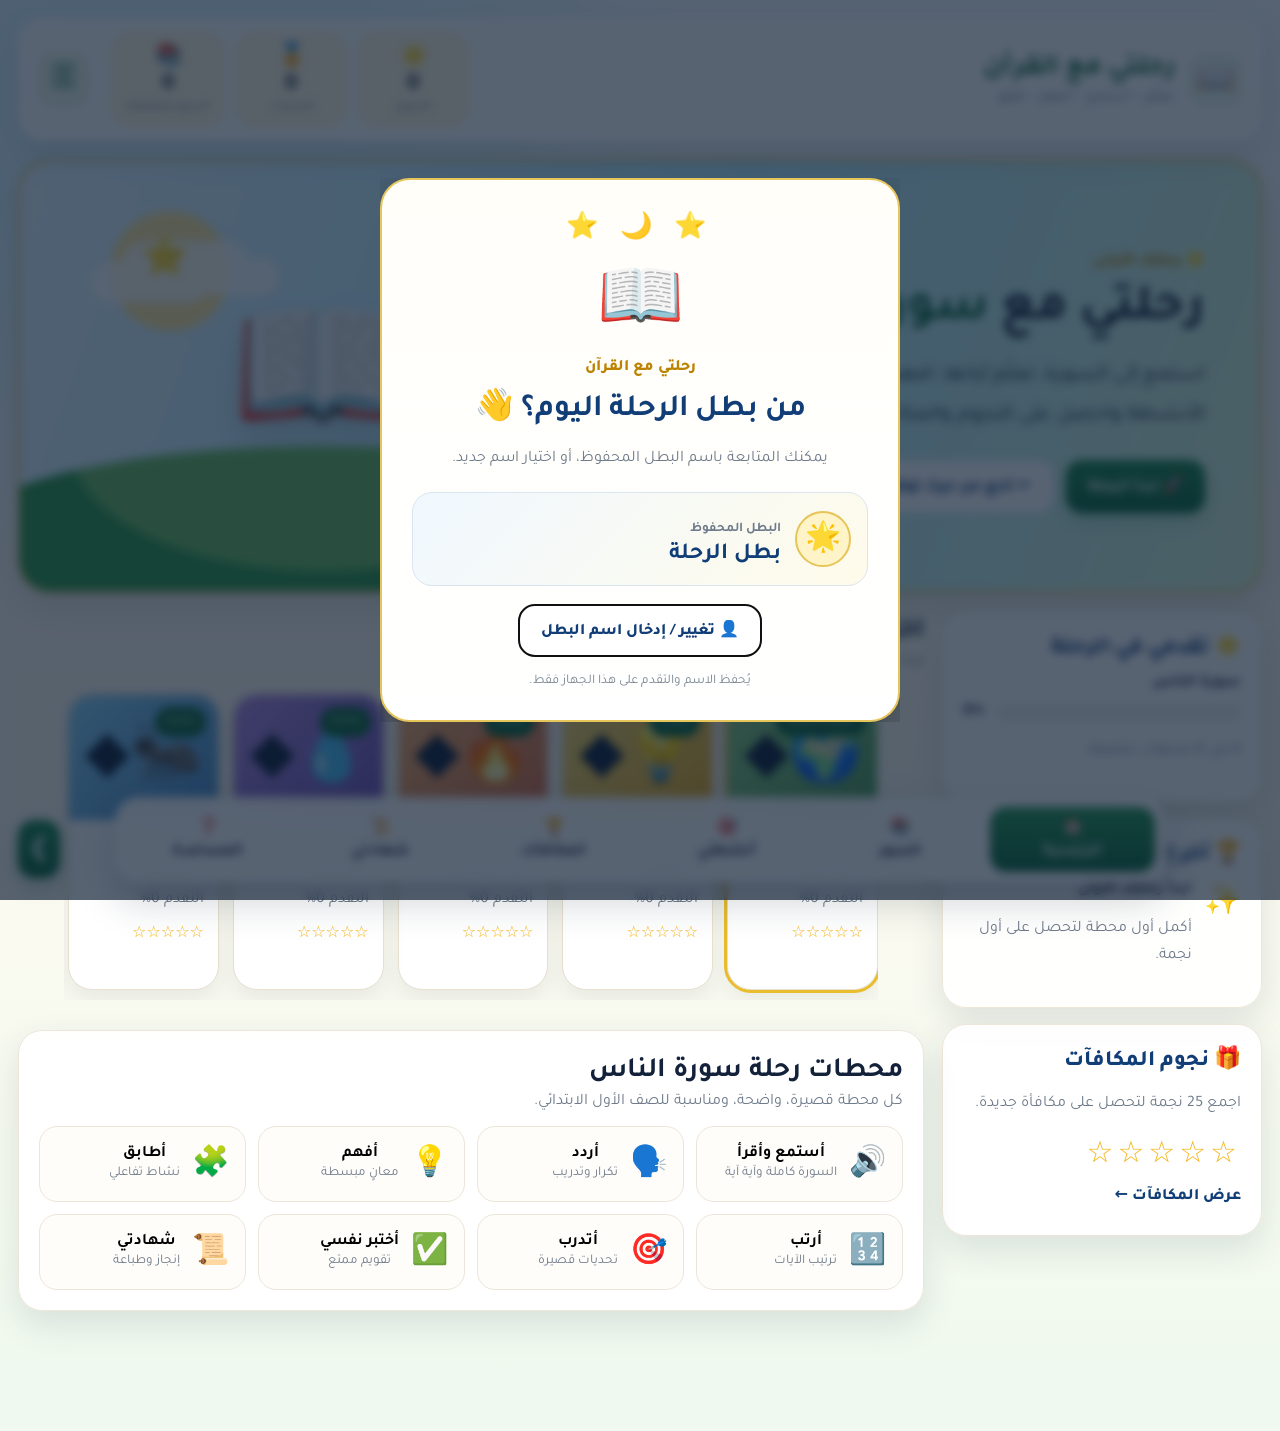
<file: index.html>
<!doctype html>
<html lang="ar" dir="rtl">
<head>
  <!-- Google tag (gtag.js) -->
<script async src="https://www.googletagmanager.com/gtag/js?id=G-B7D8Y0V2NL"></script>
<script>
  window.dataLayer = window.dataLayer || [];
  function gtag(){dataLayer.push(arguments);}
  gtag('js', new Date());
  gtag('config', 'G-B7D8Y0V2NL');
</script>
<!-- SEO: Rihlati Quran -->
<title>رحلتي مع القرآن | تعلم السور القصيرة للأطفال بطريقة تفاعلية</title>

<meta name="description"
      content="رحلتي مع القرآن منصة تعليمية تفاعلية للأطفال لتعلم السور القصيرة والاستماع للآيات والترديد والفهم والتدريب والاختبارات والمكافآت والشهادات.">

<link rel="canonical"
      href="https://hammam6666.github.io/rihlati-quran/">

<meta name="robots"
      content="index, follow, max-image-preview:large, max-snippet:-1, max-video-preview:-1">

<!-- Open Graph: WhatsApp / Facebook -->
<meta property="og:locale" content="ar_EG">
<meta property="og:type" content="website">
<meta property="og:site_name" content="رحلتي مع القرآن">
<meta property="og:title"
      content="رحلتي مع القرآن | رحلة تعليمية تفاعلية للأطفال">
<meta property="og:description"
      content="تعلم واستمع وردد وافهم وطبق السور القرآنية من خلال رحلة تعليمية تفاعلية مليئة بالأنشطة والتحديات والمكافآت.">
<meta property="og:url"
      content="https://hammam6666.github.io/rihlati-quran/">

<!-- Twitter / X -->
<meta name="twitter:card" content="summary_large_image">
<meta name="twitter:title"
      content="رحلتي مع القرآن | رحلة تعليمية تفاعلية للأطفال">
<meta name="twitter:description"
      content="منصة تعليمية تفاعلية لتعلم السور والاستماع والترديد والفهم والأنشطة والاختبارات.">

<!-- Structured Data -->
<script type="application/ld+json">
{
  "@context": "https://schema.org",
  "@type": "WebSite",
  "name": "رحلتي مع القرآن",
  "alternateName": "Rihlati Quran",
  "url": "https://hammam6666.github.io/rihlati-quran/",
  "inLanguage": "ar",
  "description": "منصة تعليمية تفاعلية للأطفال لتعلم السور القرآنية من خلال الاستماع والترديد والفهم والأنشطة والاختبارات."
}
</script>
  <meta charset="utf-8" />
  <meta name="viewport" content="width=device-width, initial-scale=1" />
  <meta name="theme-color" content="#0f6b3d" />
  <title>رحلتي مع القرآن</title>
  <link rel="stylesheet" href="style.css" />
</head>
<body>
  <div class="app-shell">
    <header class="topbar">
      <div class="brand">
        <div class="brand-icon">📖</div>
        <div>
          <h1>رحلتي مع القرآن</h1>
          <p>تعلّم • استمع • افهم • طبّق</p>
        </div>
      </div>

      <div class="top-stats">
        <div class="stat"><span>⭐</span><strong id="starsCount">0</strong><small>النجوم</small></div>
        <div class="stat"><span>🏅</span><strong id="badgesCount">0</strong><small>الشارات</small></div>
        <div class="stat"><span>📚</span><strong id="completedCount">0</strong><small>السور المكتملة</small></div>
      </div>

      <button class="icon-btn" id="menuBtn" aria-label="القائمة">☰</button>
    </header>

    <main>
      <section class="hero-card">
        <div class="hero-copy">
          <span class="eyebrow">🌟 رحلتك الأولى</span>
          <h2>رحلتي مع <span>سورة الناس</span></h2>
          <p>استمع إلى السورة، تعلّم آياتها، افهم معانيها، ثم أتمّ الأنشطة واحصل على النجوم والمكافآت.</p>
          <div class="hero-actions">
            <button class="primary-btn" id="startJourneyBtn">🚀 ابدأ الرحلة</button>
            <button class="secondary-btn" id="continueBtn">↩️ تابع من حيث توقفت</button>
          </div>
        </div>
        <div class="hero-art" aria-hidden="true">
          <div class="sun"></div>
          <div class="cloud c1"></div>
          <div class="cloud c2"></div>
          <div class="quran-card">📖</div>
          <div class="star s1">⭐</div>
          <div class="star s2">⭐</div>
          <div class="hills"></div>
        </div>
      </section>

      <section class="dashboard-grid">
        <aside class="side-panel">
          <article class="panel-card">
            <div class="panel-title">⭐ تقدمي في الرحلة</div>
            <div class="surah-name">سورة الناس</div>
            <div class="progress-wrap">
              <div class="progress-bar"><span id="progressFill"></span></div>
              <strong id="progressText">0%</strong>
            </div>
            <p id="progressDetail">0 من 8 محطات مكتملة</p>
          </article>

          <article class="panel-card">
            <div class="panel-title">🏆 آخر إنجاز</div>
            <div class="achievement" id="lastAchievement">
              <div class="achievement-icon">✨</div>
              <div>
                <strong>ابدأ رحلتك الأولى</strong>
                <p>أكمل أول محطة لتحصل على أول نجمة.</p>
              </div>
            </div>
          </article>

          <article class="panel-card">
            <div class="panel-title">🎁 نجوم المكافآت</div>
            <p>اجمع 25 نجمة لتحصل على مكافأة جديدة.</p>
            <div class="reward-stars" id="rewardStars">☆☆☆☆☆</div>
            <button class="text-btn" id="rewardsBtn">عرض المكافآت ←</button>
          </article>
        </aside>

        <section class="content-area">
          <div class="section-head">
            <div>
              <h3>اختر السورة التي تريد تعلمها</h3>
              <p>تبدأ بسورة الناس، وتُفتح السور الأخرى تدريجيًا.</p>
            </div>
          </div>

          <div class="surah-carousel" aria-label="اختيار السورة">
            <button type="button" class="surah-carousel-arrow prev" id="surahPrev" aria-label="عرض السور السابقة" title="السور السابقة">❮</button>
            <div class="surah-grid" id="surahGrid" tabindex="0"></div>
            <button type="button" class="surah-carousel-arrow next" id="surahNext" aria-label="عرض السور التالية" title="السور التالية">❯</button>
          </div>

          <div class="journey-preview">
            <div class="section-head">
              <div>
                <h3>محطات رحلة سورة الناس</h3>
                <p>كل محطة قصيرة، واضحة، ومناسبة للصف الأول الابتدائي.</p>
              </div>
            </div>
            <div class="stations-grid" id="stationsGrid"></div>
          </div>
        </section>
      </section>
    </main>

    <nav class="bottom-nav" aria-label="التنقل الرئيسي">
      <button class="active" data-view="home">🏠<span>الرئيسية</span></button>
      <button data-view="surahs">📚<span>السور</span></button>
      <button data-view="activities">🎯<span>أنشطتي</span></button>
      <button data-view="rewards">🏆<span>المكافآت</span></button>
      <button data-view="certificate">📜<span>شهادتي</span></button>
      <button data-view="help">❓<span>المساعدة</span></button>
    </nav>
  </div>


  <dialog id="welcomeDialog" class="welcome-dialog">
    <div class="welcome-card hero-entry-card">
      <div class="welcome-stars">⭐ 🌙 ⭐</div>
      <div class="welcome-book">📖</div>
      <span class="eyebrow">رحلتي مع القرآن</span>

      <div id="heroChoiceView">
        <h2>من بطل الرحلة اليوم؟ 👋</h2>
        <p>يمكنك المتابعة باسم البطل المحفوظ، أو اختيار اسم جديد.</p>

        <div class="saved-hero-card" id="savedHeroCard" hidden>
          <span class="saved-avatar">🌟</span>
          <div>
            <small>البطل المحفوظ</small>
            <strong id="savedHeroName">بطل الرحلة</strong>
          </div>
        </div>

        <div class="hero-entry-actions">
          <button type="button" class="primary-btn" id="continueSavedHero" hidden>
            🚀 متابعة بهذا الاسم
          </button>
          <button type="button" class="secondary-btn" id="chooseNewHero">
            👤 تغيير / إدخال اسم البطل
          </button>
        </div>
      </div>

      <div id="heroNameView" hidden>
        <h2>أهلًا يا بطل 🌟</h2>
        <p>اكتب الاسم الذي تريد أن يظهر في رحلتك وشهادتك.</p>

        <label for="heroNameStart">اسم البطل</label>
        <input id="heroNameStart" type="text" maxlength="60" autocomplete="name" placeholder="اكتب اسم البطل هنا" />

        <div class="welcome-error" id="welcomeError" hidden>اكتب اسم البطل أولًا 🌟</div>

        <div class="hero-entry-actions">
          <button type="button" class="primary-btn welcome-start" id="startHeroJourney">
            🚀 ابدأ رحلتي
          </button>
          <button type="button" class="secondary-btn" id="backToHeroChoice">
            ↩️ رجوع
          </button>
        </div>
      </div>

      <small class="privacy-note">يُحفظ الاسم والتقدم على هذا الجهاز فقط.</small>
    </div>
  </dialog>

  <dialog id="journeyDialog" class="journey-dialog">
    <form method="dialog" class="dialog-card">
      <button class="close-btn" aria-label="إغلاق">✕</button>

      <div class="dialog-head">
        <div>
          <span class="eyebrow">📖 المحطة الأولى</span>
          <h2>أستمع وأقرأ — سورة الناس</h2>
          <p>استمع إلى السورة كاملة، أو شغّل كل آية على حدة، ثم ردد خلف الشيخ.</p>
        </div>
        <div class="dialog-stars">⭐ <span id="dialogStars">0</span></div>
      </div>

      <div class="listening-progress">
        <div>
          <strong>تقدمي في الآيات</strong>
          <span id="masteryText">0 من 6 آيات</span>
        </div>
        <div class="mastery-stars" id="masteryStars">☆☆☆☆☆☆</div>
      </div>

      <div class="audio-toolbar">
        <button type="button" class="primary-btn" id="playFullSurah">▶️ استمع إلى السورة كاملة</button>
        <button type="button" class="secondary-btn" id="pauseResumeAudio">⏸ إيقاف مؤقت</button>
        <button type="button" class="secondary-btn" id="stopAudio">⏹ إيقاف</button>
        <label class="repeat-toggle">
          <input type="checkbox" id="repeatAyah" />
          🔁 كرر الآية
        </label>
      </div>

      <div class="now-playing" id="nowPlaying">
        <span>🎧</span>
        <div>
          <strong>جاهز للاستماع</strong>
          <p>اختر آية أو اضغط «استمع إلى السورة كاملة».</p>
        </div>
      </div>

      <div class="ayahs" id="ayahsList"></div>

      <div class="station-complete-card" id="stationCompleteCard" hidden>
        <div class="celebrate">🌟</div>
        <div>
          <h3 id="listenCompleteTitle">رائع! أتممت آيات السورة</h3>
          <p>يمكنك الآن إنهاء محطة الاستماع والحصول على مكافأتك.</p>
        </div>
      </div>

      <div class="dialog-footer">
        <button type="button" class="secondary-btn" id="markStationDone" disabled>⭐ إنهاء محطة الاستماع</button>
        <button value="close" class="primary-btn">العودة للرئيسية</button>
      </div>
    </form>
  </dialog>


  <dialog id="repeatDialog" class="journey-dialog">
    <form method="dialog" class="dialog-card">
      <button class="close-btn" aria-label="إغلاق">✕</button>

      <div class="dialog-head">
        <div>
          <span class="eyebrow">🗣️ المحطة الثانية</span>
          <h2>أردد — سورة الناس</h2>
          <p>استمع إلى الآية، انتظر العد التنازلي، ثم رددها بصوتك.</p>
        </div>
        <div class="dialog-stars">⭐ <span id="repeatDialogStars">0</span></div>
      </div>

      <div class="listening-progress">
        <div>
          <strong>تقدمي في الترديد</strong>
          <span id="repeatProgressText">0 من 6 آيات</span>
        </div>
        <div class="mastery-stars" id="repeatMasteryStars">☆☆☆☆☆☆</div>
      </div>

      <div class="repeat-stage">
        <div class="repeat-step" id="repeatStepBadge">الآية 1 من 6</div>
        <div class="repeat-ayah-number" id="repeatAyahNumber">1</div>
        <div class="repeat-ayah-text" id="repeatAyahText">قُلْ أَعُوذُ بِرَبِّ النَّاسِ</div>

        <div class="repeat-actions">
          <button type="button" class="primary-btn" id="repeatListenBtn">🔊 استمع إلى الآية</button>
          <button type="button" class="secondary-btn" id="repeatAgainBtn">🔁 استمع مرة أخرى</button>
        </div>

        <div class="repeat-instruction" id="repeatInstruction">
          <div class="repeat-icon">🎧</div>
          <div>
            <strong>استمع أولًا</strong>
            <p>بعد انتهاء التلاوة سيبدأ العد التنازلي تلقائيًا.</p>
          </div>
        </div>

        <div class="countdown-box" id="countdownBox" hidden>
          <span id="countdownNumber">3</span>
          <small>استعد للترديد</small>
        </div>

        <div class="your-turn" id="yourTurnBox" hidden>
          <div class="mic-pulse">🎙️</div>
          <div>
            <strong>الآن دورك… ردد الآية</strong>
            <p>ردد بهدوء ووضوح، ثم اضغط الزر عندما تنتهي.</p>
          </div>
        </div>

        <button type="button" class="master-repeat-btn" id="markRepeatedBtn" disabled>
          ⭐ رددت الآية
        </button>

        <div class="repeat-nav">
          <button type="button" class="secondary-btn" id="prevRepeatAyah">السابق</button>
          <button type="button" class="secondary-btn" id="nextRepeatAyah">التالي</button>
        </div>
      </div>

      <div class="station-complete-card" id="repeatStationCompleteCard" hidden>
        <div class="celebrate">🏆</div>
        <div>
          <h3>أحسنت! أتممت ترديد سورة الناس</h3>
          <p>أكملت الآيات الست، ويمكنك الآن إنهاء المحطة والحصول على مكافأتك.</p>
        </div>
      </div>

      <div class="dialog-footer">
        <button type="button" class="secondary-btn" id="finishRepeatStation" disabled>⭐ إنهاء محطة «أردد»</button>
        <button value="close" class="primary-btn">العودة للرئيسية</button>
      </div>
    </form>
  </dialog>


  <dialog id="understandDialog" class="journey-dialog">
    <form method="dialog" class="dialog-card">
      <button class="close-btn" aria-label="إغلاق">✕</button>
      <div class="dialog-head">
        <div>
          <span class="eyebrow">💡 المحطة الثالثة</span>
          <h2>أفهم — سورة الناس</h2>
          <p>نتعرف على المعنى المبسط لكل آية، ثم نجيب عن سؤال صغير.</p>
        </div>
        <div class="dialog-stars">⭐ <span id="understandDialogStars">0</span></div>
      </div>

      <div class="listening-progress">
        <div><strong>تقدمي في الفهم</strong><span id="understandProgressText">0 من 6 آيات</span></div>
        <div class="mastery-stars" id="understandStars">☆☆☆☆☆☆</div>
      </div>

      <div class="learning-card">
        <div class="learning-top">
          <span class="learning-number" id="understandAyahNumber">1</span>
          <div>
            <small id="understandStep">الآية 1 من 6</small>
            <div class="learning-ayah" id="understandAyahText"></div>
          </div>
        </div>

        <div class="meaning-card">
          <span class="meaning-icon" id="meaningIcon">🤲</span>
          <div>
            <strong>المعنى ببساطة</strong>
            <p id="meaningText"></p>
          </div>
        </div>

        <div class="understand-question">
          <strong id="understandQuestion"></strong>
          <div class="choice-grid" id="understandChoices"></div>
          <div class="answer-feedback" id="understandFeedback" hidden></div>
        </div>

        <div class="repeat-nav">
          <button type="button" class="secondary-btn" id="prevUnderstand">السابق</button>
          <button type="button" class="secondary-btn" id="nextUnderstand">التالي</button>
        </div>
      </div>

      <div class="station-complete-card" id="understandCompleteCard" hidden>
        <div class="celebrate">🌟</div>
        <div><h3>رائع! فهمت معاني سورة الناس</h3><p>أكملت بطاقات الفهم الست. أحسنت!</p></div>
      </div>

      <div class="dialog-footer">
        <button type="button" class="secondary-btn" id="finishUnderstand" disabled>⭐ إنهاء محطة «أفهم»</button>
        <button value="close" class="primary-btn">العودة للرئيسية</button>
      </div>
    </form>
  </dialog>

  <dialog id="matchDialog" class="journey-dialog">
    <form method="dialog" class="dialog-card">
      <button class="close-btn" aria-label="إغلاق">✕</button>
      <div class="dialog-head">
        <div>
          <span class="eyebrow">🧩 المحطة الرابعة</span>
          <h2>أطابق — سورة الناس</h2>
          <p>اختر البطاقة التي تطابق معنى العبارة. لديك ست جولات قصيرة.</p>
        </div>
        <div class="dialog-stars">⭐ <span id="matchDialogStars">0</span></div>
      </div>

      <div class="listening-progress">
        <div><strong>تقدمي في المطابقة</strong><span id="matchProgressText">0 من 6</span></div>
        <div class="mastery-stars" id="matchStars">☆☆☆☆☆☆</div>
      </div>

      <div class="match-game">
        <div class="match-round" id="matchRound">الجولة 1 من 6</div>
        <div class="match-prompt">
          <span id="matchPromptIcon">🤲</span>
          <div><small>طابق هذه العبارة</small><strong id="matchPrompt"></strong></div>
        </div>
        <div class="match-options" id="matchOptions"></div>
        <div class="answer-feedback" id="matchFeedback" hidden></div>
        <button type="button" class="primary-btn" id="nextMatch" hidden>الجولة التالية ←</button>
      </div>

      <div class="station-complete-card" id="matchCompleteCard" hidden>
        <div class="celebrate">🏆</div>
        <div><h3>بطل المطابقة!</h3><p>أكملت الجولات الست وربطت الكلمات بمعانيها.</p></div>
      </div>

      <div class="dialog-footer">
        <button type="button" class="secondary-btn" id="finishMatch" disabled>⭐ إنهاء محطة «أطابق»</button>
        <button value="close" class="primary-btn">العودة للرئيسية</button>
      </div>
    </form>
  </dialog>


  <dialog id="orderDialog" class="journey-dialog">
    <form method="dialog" class="dialog-card">
      <button class="close-btn" aria-label="إغلاق">✕</button>

      <div class="dialog-head">
        <div>
          <span class="eyebrow">🔢 المحطة الخامسة</span>
          <h2>أرتب — سورة الناس</h2>
          <p>رتّب الآيات في أماكنها الصحيحة بالضغط على البطاقات بالترتيب.</p>
        </div>
        <div class="dialog-stars">⭐ <span id="orderDialogStars">0</span></div>
      </div>

      <div class="listening-progress">
        <div>
          <strong>تقدمي في الترتيب</strong>
          <span id="orderProgressText">0 من 6 آيات</span>
        </div>
        <div class="mastery-stars" id="orderStars">☆☆☆☆☆☆</div>
      </div>

      <div class="order-game">
        <div class="order-instruction">
          <span>🧠</span>
          <div>
            <strong>ابدأ بالآية الأولى</strong>
            <p>اضغط على الآيات بالترتيب الصحيح من 1 إلى 6.</p>
          </div>
        </div>

        <div class="order-targets" id="orderTargets"></div>
        <div class="order-pool" id="orderPool"></div>

        <div class="answer-feedback" id="orderFeedback" hidden></div>

        <div class="order-actions">
          <button type="button" class="secondary-btn" id="resetOrder">🔄 أعد المحاولة</button>
          <button type="button" class="primary-btn" id="checkOrder" disabled>✅ تحقق من الترتيب</button>
        </div>
      </div>

      <div class="station-complete-card" id="orderCompleteCard" hidden>
        <div class="celebrate">🏆</div>
        <div>
          <h3>رائع! رتبت سورة الناس</h3>
          <p>أكملت ترتيب الآيات الست بالترتيب الصحيح.</p>
        </div>
      </div>

      <div class="dialog-footer">
        <button type="button" class="secondary-btn" id="finishOrder" disabled>⭐ إنهاء محطة «أرتب»</button>
        <button value="close" class="primary-btn">العودة للرئيسية</button>
      </div>
    </form>
  </dialog>

  <dialog id="practiceDialog" class="journey-dialog">
    <form method="dialog" class="dialog-card">
      <button class="close-btn" aria-label="إغلاق">✕</button>

      <div class="dialog-head">
        <div>
          <span class="eyebrow">🎯 المحطة السادسة</span>
          <h2>أتدرب — سورة الناس</h2>
          <p>تحديات قصيرة ومتنوعة: اختيار، إكمال، وتحديد الآية المناسبة.</p>
        </div>
        <div class="dialog-stars">⭐ <span id="practiceDialogStars">0</span></div>
      </div>

      <div class="listening-progress">
        <div>
          <strong>تقدمي في التدريب</strong>
          <span id="practiceProgressText">0 من 6 تحديات</span>
        </div>
        <div class="mastery-stars" id="practiceStars">☆☆☆☆☆☆</div>
      </div>

      <div class="practice-card">
        <div class="practice-head">
          <span class="practice-badge" id="practiceType">اختيار</span>
          <span id="practiceRound">التحدي 1 من 6</span>
        </div>

        <div class="practice-icon" id="practiceIcon">🎯</div>
        <h3 id="practiceQuestion"></h3>
        <div class="choice-grid" id="practiceChoices"></div>
        <div class="answer-feedback" id="practiceFeedback" hidden></div>

        <button type="button" class="primary-btn" id="nextPractice" hidden>التحدي التالي ←</button>
      </div>

      <div class="station-complete-card" id="practiceCompleteCard" hidden>
        <div class="celebrate">🌟</div>
        <div>
          <h3>أحسنت! أتممت التدريب</h3>
          <p>أنجزت التحديات الست بنجاح.</p>
        </div>
      </div>

      <div class="dialog-footer">
        <button type="button" class="secondary-btn" id="finishPractice" disabled>⭐ إنهاء محطة «أتدرب»</button>
        <button value="close" class="primary-btn">العودة للرئيسية</button>
      </div>
    </form>
  </dialog>


  <dialog id="quizDialog" class="journey-dialog">
    <form method="dialog" class="dialog-card">
      <button class="close-btn" aria-label="إغلاق">✕</button>

      <div class="dialog-head">
        <div>
          <span class="eyebrow">✅ المحطة السابعة</span>
          <h2>أختبر نفسي — سورة الناس</h2>
          <p>اختبار قصير مناسب لكل سورة. تحتاج إلى 75% على الأقل لاجتياز المحطة.</p>
        </div>
        <div class="dialog-stars">⭐ <span id="quizDialogStars">0</span></div>
      </div>

      <div class="quiz-status">
        <div><strong id="quizRound">السؤال 1</strong><span id="quizScoreLive">النتيجة: 0</span></div>
        <div class="quiz-progress"><span id="quizProgressFill"></span></div>
      </div>

      <div class="quiz-card" id="quizCard">
        <div class="quiz-icon" id="quizIcon">✅</div>
        <span class="practice-badge" id="quizType">اختيار</span>
        <h3 id="quizQuestion"></h3>
        <div class="choice-grid" id="quizChoices"></div>
        <div class="answer-feedback" id="quizFeedback" hidden></div>
        <button type="button" class="primary-btn" id="nextQuiz" hidden>السؤال التالي ←</button>
      </div>

      <div class="quiz-result" id="quizResult" hidden>
        <div class="result-medal" id="quizResultMedal">🏆</div>
        <h3 id="quizResultTitle"></h3>
        <p id="quizResultText"></p>
        <div class="result-score"><span id="quizFinalScore">0</span></div>
        <button type="button" class="secondary-btn" id="retryQuiz">🔄 أعد الاختبار</button>
      </div>

      <div class="dialog-footer">
        <button type="button" class="secondary-btn" id="finishQuiz" disabled>⭐ إنهاء محطة «أختبر نفسي»</button>
        <button value="close" class="primary-btn">العودة للرئيسية</button>
      </div>
    </form>
  </dialog>

  <dialog id="certificateDialog" class="journey-dialog certificate-dialog">
    <form method="dialog" class="dialog-card certificate-shell">
      <button class="close-btn no-print" aria-label="إغلاق">✕</button>

      <div class="certificate-setup no-print">
        <div>
          <span class="eyebrow">📜 المحطة الثامنة</span>
          <h2>شهادتي</h2>
          <p>اكتب اسم التلميذ كما تريد أن يظهر في الشهادة، ثم اضغط «تحديث الشهادة».</p>
        </div>
        <div class="certificate-form-row">
          <input id="studentNameInput" type="text" maxlength="60" placeholder="اكتب اسم البطل هنا" />
          <button type="button" class="secondary-btn" id="updateCertificate">تحديث الشهادة</button>
          <button type="button" class="secondary-btn" id="changeHeroName">👤 تغيير اسم البطل</button>
        </div>
      </div>

      <section id="printableCertificate" class="certificate-paper">
        <div class="certificate-border">
          <div class="certificate-top">
            <div class="cert-star">⭐</div>
            <div>
              <div class="cert-platform">رحلتي مع القرآن</div>
              <div class="cert-subtitle">التربية الإسلامية — الصف الأول الابتدائي</div>
            </div>
            <div class="cert-book">📖</div>
          </div>

          <div class="cert-ribbon">شهادة إنجاز</div>

          <p class="cert-intro">تُمنح هذه الشهادة إلى بطل الرحلة</p>
          <div class="hero-name-label">اسم البطل</div>
          <h1 id="certificateStudentName">اكتب اسم البطل</h1>
          <p class="cert-message">
            تقديرًا لإتمامه رحلة <strong>سورة الناس</strong> واجتيازه محطات التعلم والأنشطة بنجاح.
          </p>

          <div class="certificate-badges">
            <div><span>⭐</span><strong id="certificateStars">0</strong><small>نجمة</small></div>
            <div><span>✅</span><strong id="certificateQuizScore">0</strong><small>الاختبار</small></div>
            <div><span>🏆</span><strong>مكتملة</strong><small>رحلة سورة الناس</small></div>
          </div>

          <div class="certificate-footer">
            <div>
              <small>تاريخ الإنجاز</small>
              <strong id="certificateDate"></strong>
            </div>
            <div class="certificate-seal">
              <span>🌟</span>
              <strong>أحسنت</strong>
            </div>
            <div>
              <small>المنصة</small>
              <strong>رحلتي مع القرآن</strong>
            </div>
          </div>
        </div>
      </section>

      <div class="certificate-actions no-print">
        <button type="button" class="primary-btn" id="printCertificate">🖨️ طباعة الشهادة</button>
        <button type="button" class="secondary-btn" id="finishCertificate">⭐ إنهاء الرحلة</button>
        <button value="close" class="secondary-btn">العودة للرئيسية</button>
      </div>
    </form>
  </dialog>

  <dialog id="infoDialog" class="journey-dialog">
    <form method="dialog" class="dialog-card compact">
      <button class="close-btn" aria-label="إغلاق">✕</button>
      <h2 id="infoTitle">قريبًا</h2>
      <p id="infoText">سيتم بناء هذا القسم في المرحلة التالية.</p>
      <button value="close" class="primary-btn">حسنًا</button>
    </form>
  </dialog>

  <audio id="audioPlayer" preload="none"></audio>
  <audio id="repeatAudioPlayer" preload="none"></audio>
  <script src="data/generated-bundle.js"></script>
  <script src="data/loader.js"></script>
  <script src="script.js"></script>
</body>
</html>
</file>
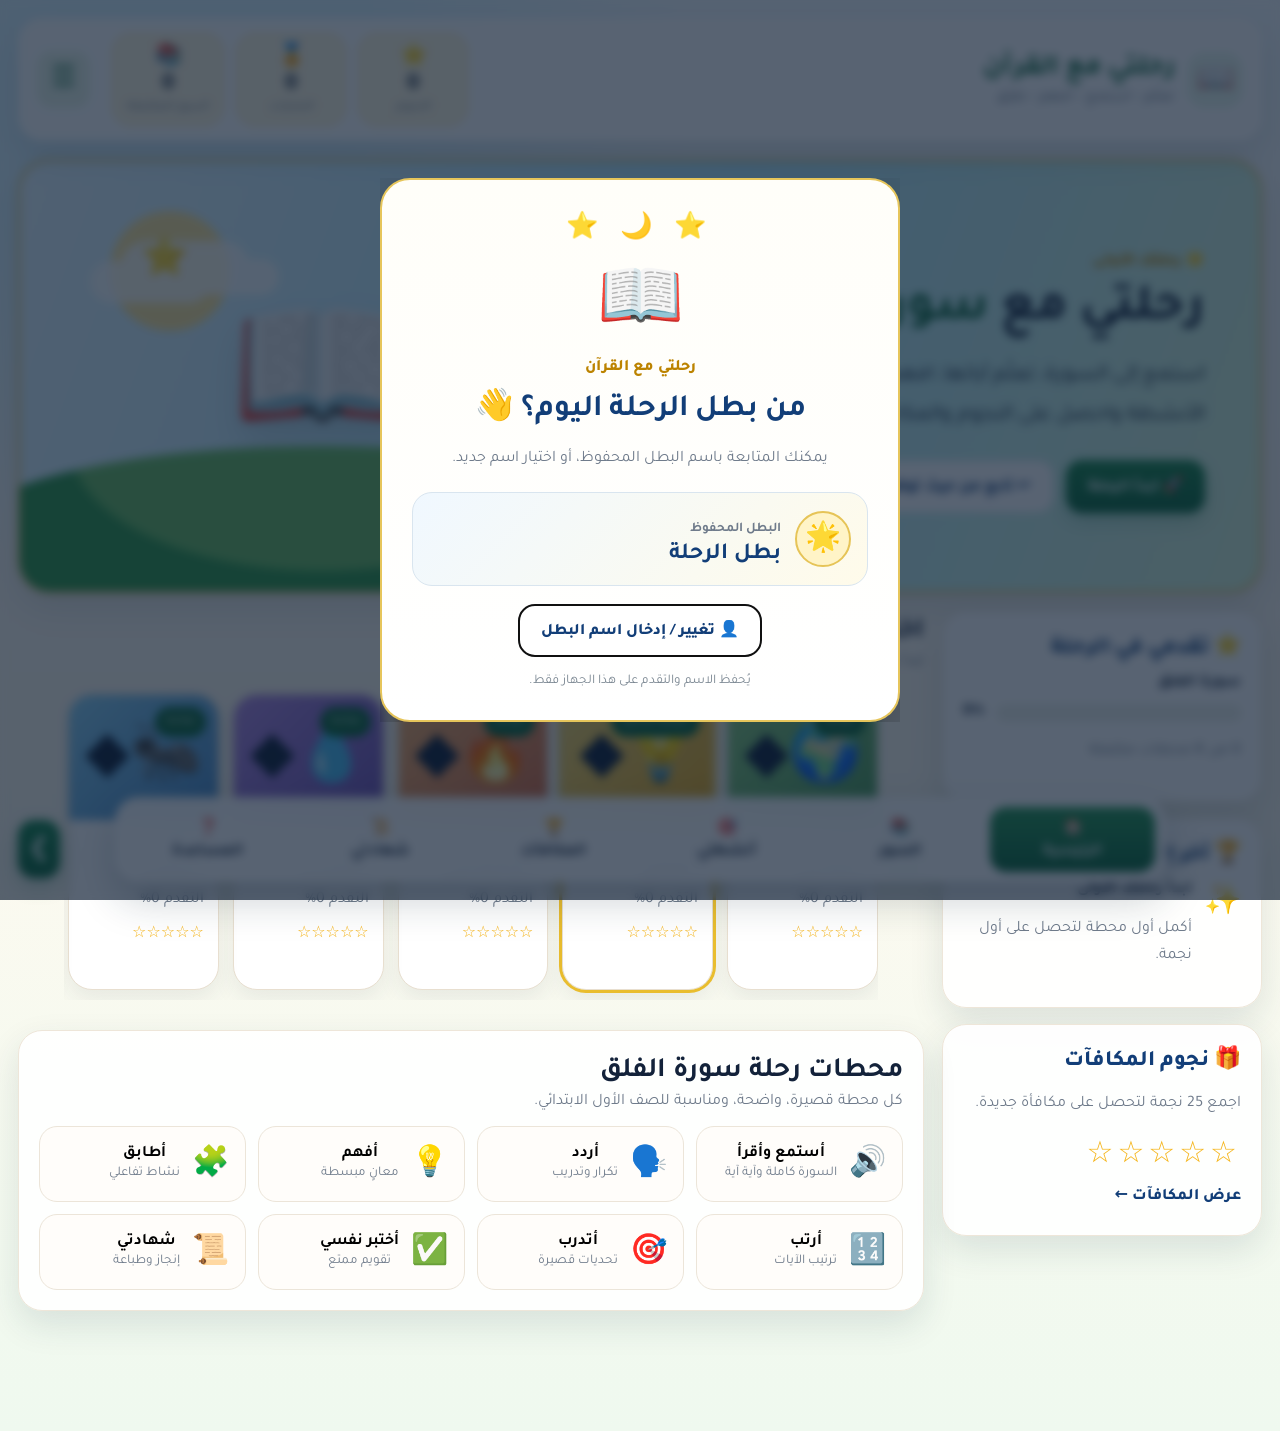
<file: surah/al-falaq/index.html>
<!DOCTYPE html>
<html lang="ar" dir="rtl">
<head>
  <meta charset="UTF-8">
  <meta name="viewport" content="width=device-width, initial-scale=1.0">

  <title>سورة الفلق للأطفال | رحلتي مع القرآن</title>

  <meta name="description"
        content="تعلم سورة الفلق للأطفال بطريقة تفاعلية ممتعة من خلال الاستماع والترديد والفهم والأنشطة التعليمية في رحلتي مع القرآن.">

  <meta name="robots" content="index, follow">

  <link rel="canonical"
        href="https://hammam6666.github.io/rihlati-quran/surah/al-falaq/">

  <meta property="og:title"
        content="سورة الفلق للأطفال | رحلتي مع القرآن">

  <meta property="og:description"
        content="رحلة تعليمية تفاعلية ممتعة لتعلم سورة الفلق للأطفال.">

  <meta property="og:type" content="website">

  <meta property="og:url"
        content="https://hammam6666.github.io/rihlati-quran/surah/al-falaq/">

  <script>
    window.location.replace("../../?surah=al-falaq");
  </script>
</head>

<body>
  <main>
    <h1>سورة الفلق للأطفال</h1>

    <p>
      تعلم سورة الفلق بطريقة تفاعلية ممتعة من خلال
      الاستماع والترديد والفهم والأنشطة التعليمية.
    </p>

    <p>
      <a href="../../?surah=al-falaq">
        ابدأ رحلة سورة الفلق
      </a>
    </p>
  </main>
</body>
</html>
</file>
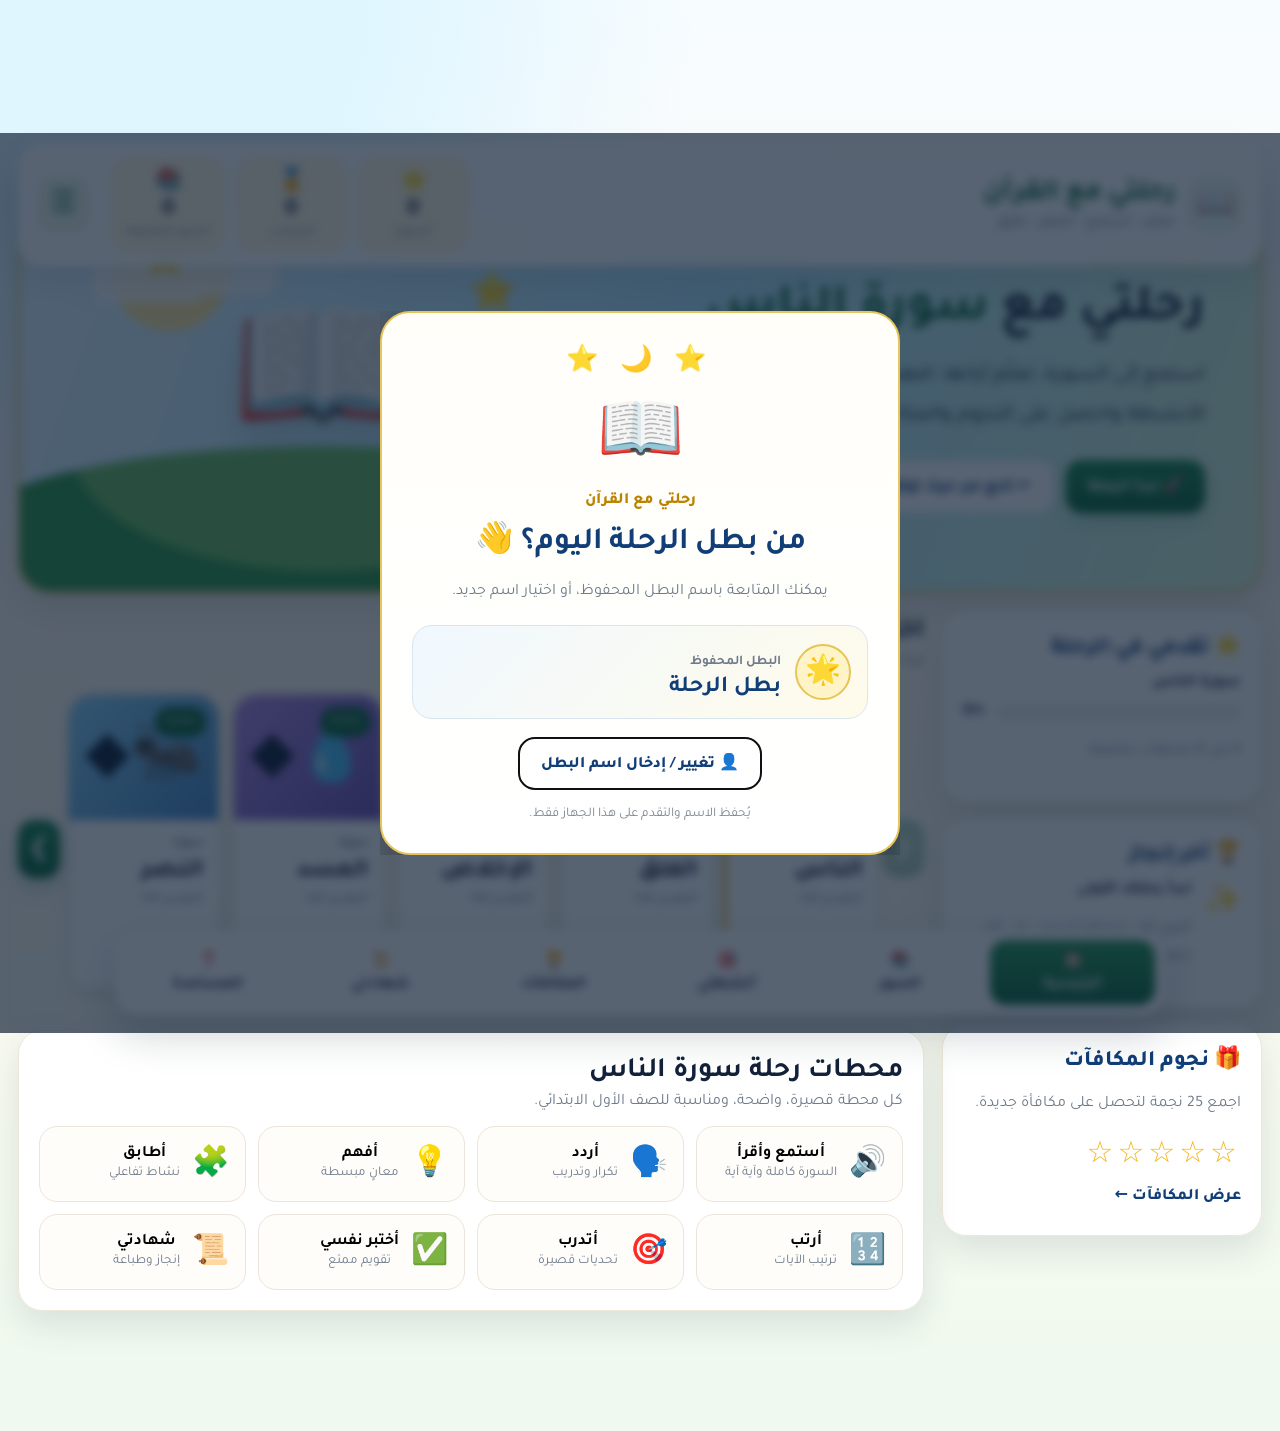
<file: surah/an-nas/index.html>
<!doctype html>
<html lang="ar" dir="rtl">
<head>
  <meta charset="utf-8">
  <meta name="viewport" content="width=device-width,initial-scale=1">

  <title>سورة الناس للأطفال | رحلتي مع القرآن</title>
  <meta name="description" content="تعلم سورة الناس للأطفال من خلال الاستماع والترديد والفهم والأنشطة والاختبارات التفاعلية داخل منصة رحلتي مع القرآن.">
  <link rel="canonical" href="https://hammam6666.github.io/rihlati-quran/surah/an-nas/">
  <meta name="robots" content="index,follow,max-image-preview:large,max-snippet:-1,max-video-preview:-1">

  <meta property="og:locale" content="ar_EG">
  <meta property="og:type" content="article">
  <meta property="og:site_name" content="رحلتي مع القرآن">
  <meta property="og:title" content="سورة الناس للأطفال | رحلتي مع القرآن">
  <meta property="og:description" content="استمع وردد وافهم وتدرّب على سورة الناس من خلال رحلة تعليمية تفاعلية للأطفال.">
  <meta property="og:url" content="https://hammam6666.github.io/rihlati-quran/surah/an-nas/">

  <meta name="twitter:card" content="summary">
  <meta name="twitter:title" content="سورة الناس للأطفال | رحلتي مع القرآن">
  <meta name="twitter:description" content="رحلة تفاعلية لتعلم سورة الناس للأطفال.">

  <script type="application/ld+json">
  {
    "@context":"https://schema.org",
    "@type":"LearningResource",
    "name":"سورة الناس للأطفال",
    "description":"رحلة تعليمية تفاعلية لتعلم سورة الناس بالاستماع والترديد والفهم والأنشطة.",
    "inLanguage":"ar",
    "educationalLevel":"الصف الأول الابتدائي",
    "isPartOf":{
      "@type":"WebSite",
      "name":"رحلتي مع القرآن",
      "url":"https://hammam6666.github.io/rihlati-quran/"
    },
    "url":"https://hammam6666.github.io/rihlati-quran/surah/an-nas/"
  }
  </script>

  <style>
    html,body{height:100%}
    body{
      margin:0;display:grid;place-items:center;
      font-family:Tahoma,Arial,sans-serif;
      background:linear-gradient(180deg,#eef8ff,#fffaf0);
      color:#153324;text-align:center;padding:24px
    }
    .card{
      max-width:680px;background:#fff;border:1px solid #dfe8e2;
      border-radius:26px;padding:28px;box-shadow:0 18px 50px rgba(20,60,42,.12)
    }
    .icon{font-size:64px}
    h1{margin:10px 0;color:#0f6b3d}
    p{line-height:1.9;color:#62746b}
    a{
      display:inline-block;margin-top:14px;background:#0f6b3d;color:#fff;
      text-decoration:none;border-radius:16px;padding:13px 20px;font-weight:700
    }
    small{display:block;margin-top:14px;color:#7b8c84}
  </style>

  <script>
    (function(){
      try{
        const state = JSON.parse(localStorage.getItem("rihlatiState") || "{}");
        state.activeSurahId = "an-nas";
        localStorage.setItem("rihlatiState", JSON.stringify(state));
      }catch(e){}
      window.setTimeout(function(){ window.location.replace("../../"); }, 450);
    })();
  </script>
</head>
<body>
  <main class="card">
    <div class="icon">📖</div>
    <h1>سورة الناس للأطفال</h1>
    <p>استمع إلى سورة الناس، ردد الآيات، افهم معانيها، ثم أكمل الأنشطة والاختبارات التفاعلية داخل «رحلتي مع القرآن».</p>
    <a href="../../">فتح رحلة سورة الناس</a>
    <small>سيتم نقلك تلقائيًا إلى الرحلة التفاعلية.</small>
  </main>
</body>
</html>
</file>
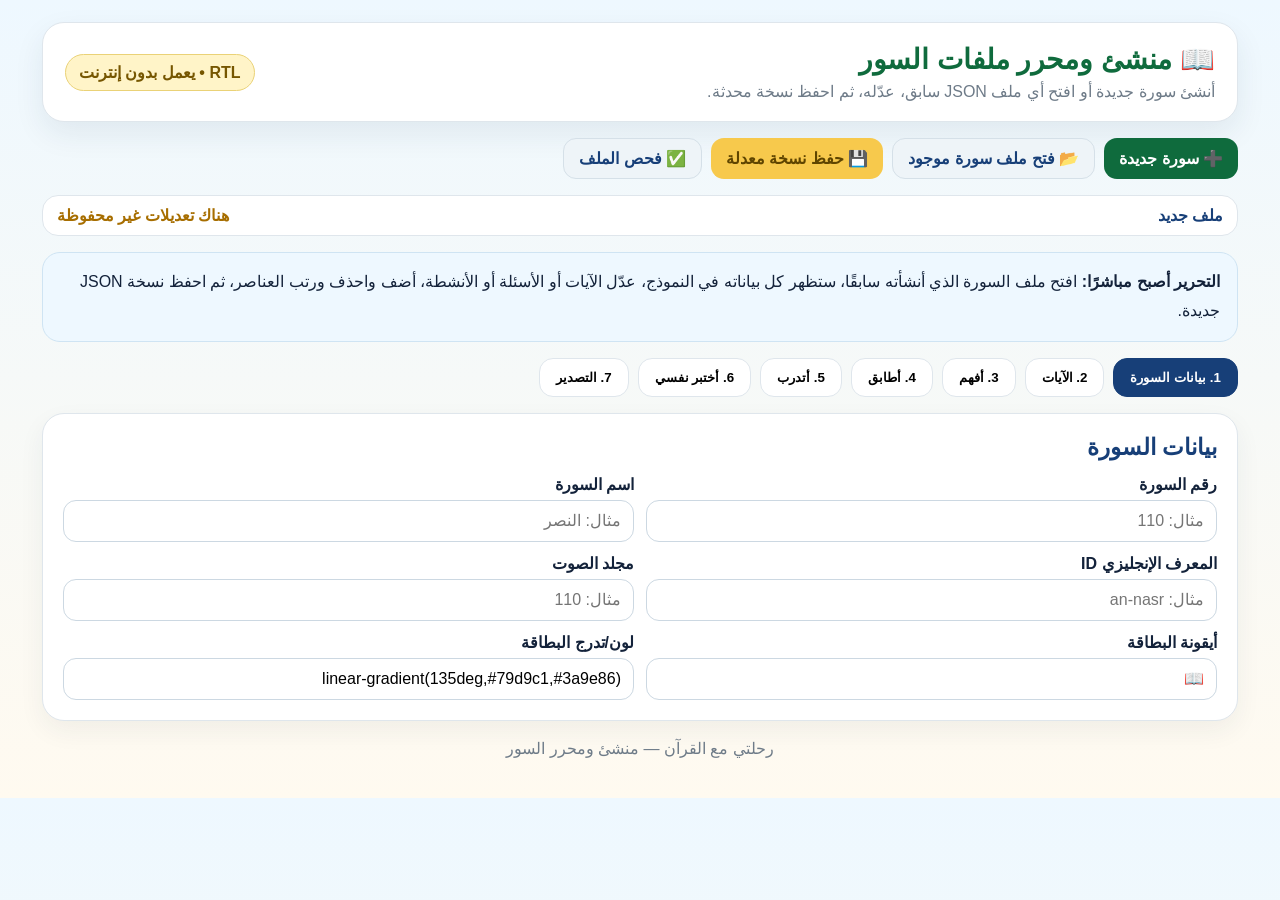
<file: surah-builder-v14-2.html>
<!doctype html>
<html lang="ar" dir="rtl">
<head>
<meta charset="utf-8">
<meta name="viewport" content="width=device-width,initial-scale=1">
<title>منشئ ومحرر ملفات السور — رحلتي مع القرآن</title>
<style>
:root{
  --green:#0f6b3d;--blue:#173f78;--gold:#e5b43a;--ink:#13223a;--muted:#6e7b88;
  --line:#dfe6ec;--bg:#f6fafc;--white:#fff;--danger:#a83731;--ok:#2a8b4a;
}
*{box-sizing:border-box}
body{margin:0;font-family:Tahoma,Arial,sans-serif;background:linear-gradient(180deg,#eef8ff,#fffaf0);color:var(--ink)}
.wrap{max-width:1240px;margin:auto;padding:22px}
header{
  background:#fff;border:1px solid var(--line);border-radius:22px;padding:20px 22px;
  display:flex;justify-content:space-between;align-items:center;gap:16px;box-shadow:0 12px 30px rgba(30,55,75,.08)
}
h1{margin:0;color:var(--green);font-size:28px}
header p{margin:6px 0 0;color:var(--muted)}
.badge{background:#fff4c8;color:#765600;border:1px solid #ead277;border-radius:999px;padding:8px 13px;font-weight:700}
.top-actions,.tabs,.actions{display:flex;gap:9px;flex-wrap:wrap;margin:16px 0}
.btn{border:0;border-radius:13px;padding:10px 15px;font:inherit;font-weight:700;cursor:pointer}
.primary{background:var(--green);color:#fff}
.secondary{background:#eef4f8;color:var(--blue);border:1px solid #d5e0e8}
.gold{background:#f7c94c;color:#5f4500}
.danger{background:#fff0ef;color:var(--danger);border:1px solid #efcbc8}
.ok{background:#e9f8ee;color:#176537;border:1px solid #bfe0c9}
.notice{
  margin:16px 0;background:#eef8ff;border:1px solid #cfe4f3;border-radius:18px;padding:15px 17px;line-height:1.8
}
.status{
  display:flex;justify-content:space-between;gap:12px;align-items:center;
  background:#fff;border:1px solid var(--line);border-radius:16px;padding:10px 14px;margin:12px 0
}
.status strong{color:var(--blue)} .status small{color:var(--muted)}
.dirty{color:#a76e00!important}.saved{color:var(--ok)!important}
.tabs button{border:1px solid var(--line);background:#fff;border-radius:14px;padding:11px 16px;font-weight:700;cursor:pointer}
.tabs button.active{background:var(--blue);color:white;border-color:var(--blue)}
.panel{display:none;background:#fff;border:1px solid var(--line);border-radius:22px;padding:20px;box-shadow:0 10px 26px rgba(30,55,75,.06)}
.panel.active{display:block}
.section-head{display:flex;justify-content:space-between;align-items:center;gap:12px;margin-bottom:14px}
.section-head h2{margin:0;color:var(--blue);font-size:23px}
.grid{display:grid;grid-template-columns:repeat(2,minmax(0,1fr));gap:12px}
.field label{display:block;font-weight:700;margin-bottom:6px}
.field input,.field textarea,.field select{
  width:100%;border:1px solid #ccd8e2;border-radius:13px;padding:11px 12px;font:inherit;background:#fff
}
.field textarea{min-height:86px;resize:vertical}
.full{grid-column:1/-1}
.row-card{
  border:1px solid var(--line);border-radius:18px;padding:15px;margin-bottom:12px;background:#fbfdff
}
.row-card.dragging{opacity:.45}
.row-top{display:flex;justify-content:space-between;align-items:center;margin-bottom:10px;gap:10px}
.row-top strong{color:var(--blue)}
.row-tools{display:flex;gap:6px;flex-wrap:wrap}
.icon-btn{border:1px solid #d7e1e8;background:#fff;border-radius:10px;padding:7px 9px;cursor:pointer}
.summary{display:grid;grid-template-columns:repeat(5,1fr);gap:10px;margin-bottom:14px}
.summary div{background:#f7fafc;border:1px solid var(--line);border-radius:15px;padding:13px;text-align:center}
.summary strong{display:block;font-size:22px;color:var(--blue)}
pre{
  direction:ltr;text-align:left;background:#0f1d2d;color:#d9efff;border-radius:17px;padding:16px;
  overflow:auto;max-height:440px;font-family:Consolas,monospace;font-size:13px
}
.help{color:var(--muted);font-size:13px;line-height:1.7}
.validation{border-radius:15px;padding:12px 14px;margin:12px 0;display:none}
.validation.show{display:block}.validation.good{background:#edf9f0;border:1px solid #badfc5;color:#1f6a39}
.validation.bad{background:#fff0ef;border:1px solid #efcac6;color:#963b34}
input[type=file]{display:none}
.basmala-row{background:linear-gradient(135deg,#fffdf0,#f3fbf5);border-color:#d9bd55}
.basmala-row .ayahText{font-family:"Traditional Arabic","Noto Naskh Arabic","Amiri",serif;font-size:24px;text-align:center;color:#0f6b3d}
footer{text-align:center;color:var(--muted);padding:18px}
@media(max-width:760px){.grid,.summary{grid-template-columns:1fr}.wrap{padding:10px}header{display:block}.badge{display:inline-block;margin-top:10px}.status{display:block}}
</style>
</head>
<body>
<div class="wrap">
<header>
  <div>
    <h1>📖 منشئ ومحرر ملفات السور</h1>
    <p>أنشئ سورة جديدة أو افتح أي ملف JSON سابق، عدّله، ثم احفظ نسخة محدثة.</p>
  </div>
  <div class="badge">RTL • يعمل بدون إنترنت</div>
</header>

<div class="top-actions">
  <button class="btn primary" id="newBtn">➕ سورة جديدة</button>
  <button class="btn secondary" id="openBtn">📂 فتح ملف سورة موجود</button>
  <button class="btn gold" id="saveBtn">💾 حفظ نسخة معدلة</button>
  <button class="btn secondary" id="validateBtn">✅ فحص الملف</button>
</div>
<input id="filePicker" type="file" accept=".json,application/json">

<div class="status">
  <div><strong id="fileStatus">ملف جديد</strong><small id="fileName"></small></div>
  <div><strong id="saveState" class="saved">لا توجد تعديلات غير محفوظة</strong></div>
</div>

<div class="notice">
  <strong>التحرير أصبح مباشرًا:</strong> افتح ملف السورة الذي أنشأته سابقًا، ستظهر كل بياناته في النموذج، عدّل الآيات أو الأسئلة أو الأنشطة، أضف واحذف ورتب العناصر، ثم احفظ نسخة JSON جديدة.
</div>

<div class="validation" id="validationBox"></div>

<div class="tabs" id="tabs">
  <button class="active" data-tab="basic">1. بيانات السورة</button>
  <button data-tab="ayat">2. الآيات</button>
  <button data-tab="understand">3. أفهم</button>
  <button data-tab="matching">4. أطابق</button>
  <button data-tab="practice">5. أتدرب</button>
  <button data-tab="quiz">6. أختبر نفسي</button>
  <button data-tab="export">7. التصدير</button>
</div>

<section class="panel active" id="basic">
  <div class="section-head"><h2>بيانات السورة</h2></div>
  <div class="grid">
    <div class="field"><label>رقم السورة</label><input id="number" type="number" min="1" max="114" placeholder="مثال: 110"></div>
    <div class="field"><label>اسم السورة</label><input id="title" placeholder="مثال: النصر"></div>
    <div class="field"><label>المعرف الإنجليزي ID</label><input id="id" placeholder="مثال: an-nasr"></div>
    <div class="field"><label>مجلد الصوت</label><input id="audioFolder" placeholder="مثال: 110"></div>
    <div class="field"><label>أيقونة البطاقة</label><input id="icon" value="📖"></div>
    <div class="field"><label>لون/تدرج البطاقة</label><input id="color" value="linear-gradient(135deg,#79d9c1,#3a9e86)"></div>
  </div>
</section>

<section class="panel" id="ayat">
  <div class="section-head"><h2>الآيات</h2><div class="actions">
      <button class="btn secondary" type="button" onclick="applyBasmalaSystem()">🕌 تطبيق نظام البسملة</button>
      <button class="btn primary" type="button" onclick="addAyah()">+ إضافة آية</button>
    </div></div>
  <div class="notice" style="margin-top:0">
      <strong>نظام الترقيم:</strong>
      البسملة رقم <b>0</b> وملفها مثل <b>110000.mp3</b>،
      ثم الآية الأولى رقم <b>1</b> وملفها <b>110001.mp3</b>،
      ثم 2، 3… بالتتابع.
    </div>
    <div id="ayatRows"></div>
</section>

<section class="panel" id="understand">
  <div class="section-head"><h2>أفهم</h2><button class="btn primary" onclick="addUnderstand()">+ إضافة بطاقة فهم</button></div>
  <div id="understandRows"></div>
</section>

<section class="panel" id="matching">
  <div class="section-head"><h2>أطابق</h2><button class="btn primary" onclick="addMatching()">+ إضافة مطابقة</button></div>
  <div id="matchingRows"></div>
</section>

<section class="panel" id="practice">
  <div class="section-head"><h2>أتدرب</h2><button class="btn primary" onclick="addPractice()">+ إضافة تدريب</button></div>
  <div id="practiceRows"></div>
</section>

<section class="panel" id="quiz">
  <div class="section-head"><h2>أختبر نفسي</h2><button class="btn primary" onclick="addQuiz()">+ إضافة سؤال</button></div>
  <div id="quizRows"></div>
</section>

<section class="panel" id="export">
  <div class="section-head"><h2>التصدير</h2></div>
  <div class="summary">
    <div><strong id="sumAyat">0</strong><span>آيات</span></div>
    <div><strong id="sumUnderstand">0</strong><span>أفهم</span></div>
    <div><strong id="sumMatch">0</strong><span>مطابقة</span></div>
    <div><strong id="sumPractice">0</strong><span>تدريبات</span></div>
    <div><strong id="sumQuiz">0</strong><span>أسئلة اختبار</span></div>
  </div>
  <div class="actions">
    <button class="btn primary" onclick="generateJSON()">⚙️ توليد JSON</button>
    <button class="btn gold" onclick="downloadJSON()">⬇️ تحميل ملف السورة</button>
    <button class="btn secondary" onclick="copyIndexEntry()">📋 نسخ بطاقة index.json</button>
  </div>
  <p class="help">بعد حفظ الملف المعدل: استبدل به الملف القديم داخل <b>data/surahs/</b> ثم شغّل <b>build-data.bat</b>.</p>
  <pre id="output">{ "message": "افتح ملفًا أو ابدأ سورة جديدة" }</pre>
</section>

<footer>رحلتي مع القرآن — منشئ ومحرر السور</footer>
</div>

<script>
const $=s=>document.querySelector(s), $$=s=>[...document.querySelectorAll(s)];
let lastJSON=null, currentFileName="", dirty=false;

function esc(v=""){return String(v).replace(/&/g,"&amp;").replace(/</g,"&lt;").replace(/"/g,"&quot;");}
function markDirty(){
  dirty=true;
  $("#saveState").textContent="هناك تعديلات غير محفوظة";
  $("#saveState").className="dirty";
}
function markSaved(){
  dirty=false;
  $("#saveState").textContent="لا توجد تعديلات غير محفوظة";
  $("#saveState").className="saved";
}
window.addEventListener("beforeunload",e=>{if(dirty){e.preventDefault();e.returnValue=""}});

$("#tabs").addEventListener("click",e=>{
  const b=e.target.closest("button");if(!b)return;
  $$("#tabs button").forEach(x=>x.classList.remove("active"));b.classList.add("active");
  $$(".panel").forEach(x=>x.classList.remove("active"));$("#"+b.dataset.tab).classList.add("active");
  updateSummary();
});

function field(label,cls,value="",type="text"){
  const isAudio=cls==="ayahAudio";
  return `<div class="field"><label>${label}</label><input class="${cls}" ${isAudio?'dir="ltr" style="text-align:left"':''} type="${type}" value="${esc(value)}"></div>`;
}
function textarea(label,cls,value=""){return `<div class="field full"><label>${label}</label><textarea class="${cls}">${esc(value)}</textarea></div>`}

function tools(protectedRow=false){
  if(protectedRow){
    return `<div class="row-tools"><span class="ok" style="padding:7px 10px;border-radius:10px">🕌 البسملة ثابتة</span></div>`;
  }
  return `<div class="row-tools">
    <button type="button" class="icon-btn" title="لأعلى" onclick="moveCard(this,-1)">⬆️</button>
    <button type="button" class="icon-btn" title="لأسفل" onclick="moveCard(this,1)">⬇️</button>
    <button type="button" class="icon-btn" title="نسخ" onclick="duplicateCard(this)">📄</button>
    <button type="button" class="icon-btn danger" title="حذف" onclick="removeCard(this)">🗑️</button>
  </div>`;
}
function removeCard(btn){btn.closest(".row-card").remove();renumber();markDirty()}
function moveCard(btn,dir){
  const card=btn.closest(".row-card"), parent=card.parentElement;
  const target=dir<0?card.previousElementSibling:card.nextElementSibling;
  if(!target)return;
  if(dir<0) parent.insertBefore(card,target); else parent.insertBefore(target,card);
  renumber();markDirty();
}
function duplicateCard(btn){
  const card=btn.closest(".row-card"), clone=card.cloneNode(true);
  card.after(clone); bindInputs(clone); renumber();markDirty();
}
function bindInputs(root=document){
  root.querySelectorAll("input,textarea,select").forEach(el=>{
    if(el.dataset.bound)return;
    el.dataset.bound="1";
    el.addEventListener("input",markDirty);
    el.addEventListener("change",markDirty);
  });
}
function renumber(){
  $$("#ayatRows .row-card").forEach((r,i)=>{
    r.dataset.n=i;
    const isB=i===0 && isBasmalaText(r.querySelector(".ayahText")?.value||"");
    r.classList.toggle("basmala-row",isB);
    r.querySelector(".row-top strong").textContent=isB?"البسملة — رقم 0":`الآية ${i}`;
  });
  [["understandRows","بطاقة فهم"],["matchingRows","مطابقة"],["practiceRows","تدريب"],["quizRows","سؤال"]].forEach(([id,label])=>{
    $("#"+id).querySelectorAll(".row-card").forEach((r,i)=>{r.dataset.n=i+1;r.querySelector(".row-top strong").textContent=`${label} ${i+1}`});
  });
  updateSummary();
}

const BASMALA_TEXT="بسم الله الرحمن الرحيم";

/*
  نظام الترقيم المعتمد:
  البسملة = 0  -> 110000.mp3
  الآية 1     -> 110001.mp3
  الآية 2     -> 110002.mp3
*/
function defaultAyahAudio(n){
 const folder=$("#audioFolder").value.trim() || String($("#number").value||"").padStart(3,"0") || "000";
 return `${folder}${String(Number(n)||0).padStart(3,"0")}.mp3`;
}
function isBasmalaText(text=""){
 const clean=String(text).replace(/[ًٌٍَُِّْٰـ\s]/g,"");
 return clean.includes("بسماللهالرحمنالرحيم");
}
function addAyah(data={}){
 const n=$$("#ayatRows .row-card").length; // أول صف = 0
 const isBasmala=n===0 && (data.forceBasmala || !data.text || isBasmalaText(data.text));
 const ayahText=isBasmala ? BASMALA_TEXT : (data.text||"");
 const filename=data.audio || defaultAyahAudio(n);

 $("#ayatRows").insertAdjacentHTML("beforeend",`<div class="row-card ${isBasmala?"basmala-row":""}" data-n="${n}">
   <div class="row-top"><strong>${isBasmala?"البسملة — رقم 0":`الآية ${n}`}</strong>${tools(isBasmala)}</div>
   <div class="grid">${textarea("نص الآية","ayahText",ayahText)}${field("اسم ملف الصوت","ayahAudio",filename)}</div>
 </div>`);

 const row=$("#ayatRows").lastElementChild;
 if(isBasmala){
   row.querySelector(".ayahText").readOnly=true;
   row.querySelector(".ayahAudio").dataset.auto="1";
 }
 bindInputs(row);updateSummary();markDirty();
}
function refreshAyahAudioNames(){
 $$("#ayatRows .row-card").forEach((row,i)=>{
   const audio=row.querySelector(".ayahAudio");
   if(audio) audio.value=defaultAyahAudio(i);
 });
}
function applyBasmalaSystem(){
 const rows=$$("#ayatRows .row-card");
 if(!rows.length){
   addAyah({forceBasmala:true,text:BASMALA_TEXT,audio:defaultAyahAudio(0)});
   return;
 }
 const firstText=rows[0].querySelector(".ayahText")?.value||"";
 if(!isBasmalaText(firstText)){
   const holder=document.createElement("div");
   holder.innerHTML=`<div class="row-card basmala-row" data-n="0">
     <div class="row-top"><strong>البسملة — رقم 0</strong>${tools(true)}</div>
     <div class="grid">${textarea("نص الآية","ayahText",BASMALA_TEXT)}${field("اسم ملف الصوت","ayahAudio",defaultAyahAudio(0))}</div>
   </div>`;
   $("#ayatRows").prepend(holder.firstElementChild);
   const r=$("#ayatRows").firstElementChild;
   r.querySelector(".ayahText").readOnly=true;
   bindInputs(r);
 }
 renumber();
 refreshAyahAudioNames();
 markDirty();
}
function addUnderstand(data={}){
 const n=$$("#understandRows .row-card").length+1,ch=data.choices||[],c=Number(data.correct||0),wrong=ch.filter((_,i)=>i!==c);
 $("#understandRows").insertAdjacentHTML("beforeend",`<div class="row-card" data-n="${n}">
  <div class="row-top"><strong>بطاقة فهم ${n}</strong>${tools()}</div>
  <div class="grid">
   ${field("رقم الآية","uN",data.n ?? n,"number")}${field("الأيقونة","uIcon",data.icon||"💡")}
   ${textarea("المعنى المبسط","uMeaning",data.meaning||"")}${textarea("السؤال","uQ",data.q||"")}
   ${field("الإجابة الصحيحة","uC1",ch[c]||"")}${field("إجابة أخرى","uC2",wrong[0]||"")}
  </div></div>`);
 bindInputs($("#understandRows").lastElementChild);updateSummary();markDirty();
}
function addMatching(data={}){
 const n=$$("#matchingRows .row-card").length+1,op=data.options||[],c=Number(data.correct||0),wrong=op.filter((_,i)=>i!==c);
 $("#matchingRows").insertAdjacentHTML("beforeend",`<div class="row-card" data-n="${n}">
  <div class="row-top"><strong>مطابقة ${n}</strong>${tools()}</div>
  <div class="grid">
   ${field("الأيقونة","mIcon",data.icon||"🧩")}${field("الكلمة/العبارة","mPrompt",data.prompt||"")}
   ${field("الإجابة الصحيحة","mC1",op[c]||"")}${field("خيار 2","mC2",wrong[0]||"")}${field("خيار 3","mC3",wrong[1]||"")}
  </div></div>`);
 bindInputs($("#matchingRows").lastElementChild);updateSummary();markDirty();
}
function addPractice(data={}){
 const n=$$("#practiceRows .row-card").length+1,ch=data.choices||[],c=Number(data.correct||0),wrong=ch.filter((_,i)=>i!==c);
 $("#practiceRows").insertAdjacentHTML("beforeend",`<div class="row-card" data-n="${n}">
  <div class="row-top"><strong>تدريب ${n}</strong>${tools()}</div>
  <div class="grid">
   ${field("نوع النشاط","pType",data.type||"اختيار")}${field("الأيقونة","pIcon",data.icon||"🎯")}
   ${textarea("السؤال","pQ",data.q||"")}
   ${field("الإجابة الصحيحة","pC1",ch[c]||"")}${field("خيار 2","pC2",wrong[0]||"")}${field("خيار 3","pC3",wrong[1]||"")}
  </div></div>`);
 bindInputs($("#practiceRows").lastElementChild);updateSummary();markDirty();
}
function addQuiz(data={}){
 const n=$$("#quizRows .row-card").length+1,ch=data.choices||[],c=Number(data.correct||0),wrong=ch.filter((_,i)=>i!==c);
 $("#quizRows").insertAdjacentHTML("beforeend",`<div class="row-card" data-n="${n}">
  <div class="row-top"><strong>سؤال ${n}</strong>${tools()}</div>
  <div class="grid">
   ${field("نوع السؤال","qType",data.type||"اختيار")}${field("الأيقونة","qIcon",data.icon||"✅")}
   ${textarea("السؤال","qQ",data.q||"")}
   ${field("الإجابة الصحيحة","qC1",ch[c]||"")}${field("خيار 2","qC2",wrong[0]||"")}${field("خيار 3","qC3",wrong[1]||"")}
  </div></div>`);
 bindInputs($("#quizRows").lastElementChild);updateSummary();markDirty();
}

function vals(row,classes){return Object.fromEntries(classes.map(c=>[c,row.querySelector("."+c)?.value.trim()||""]))}
function buildObject(){
 const number=Number($("#number").value),title=$("#title").value.trim(),id=$("#id").value.trim(),folder=$("#audioFolder").value.trim();
 const o={id,number,title,fullTitle:title?`سورة ${title}`:"",audioFolder:folder,ayat:[],understand:[],matching:[],practice:[],quiz:[]};
 $$("#ayatRows .row-card").forEach((r,i)=>{let v=vals(r,["ayahText","ayahAudio"]);o.ayat.push({n:i,text:v.ayahText,audio:v.ayahAudio})});
 $$("#understandRows .row-card").forEach((r,i)=>{let v=vals(r,["uN","uIcon","uMeaning","uQ","uC1","uC2"]);o.understand.push({n:v.uN===""?i:Number(v.uN),icon:v.uIcon,meaning:v.uMeaning,q:v.uQ,choices:[v.uC1,v.uC2].filter(Boolean),correct:0})});
 $$("#matchingRows .row-card").forEach((r,i)=>{let v=vals(r,["mIcon","mPrompt","mC1","mC2","mC3"]);o.matching.push({id:i+1,icon:v.mIcon,prompt:v.mPrompt,options:[v.mC1,v.mC2,v.mC3].filter(Boolean),correct:0})});
 $$("#practiceRows .row-card").forEach((r,i)=>{let v=vals(r,["pType","pIcon","pQ","pC1","pC2","pC3"]);o.practice.push({id:i+1,type:v.pType,icon:v.pIcon,q:v.pQ,choices:[v.pC1,v.pC2,v.pC3].filter(Boolean),correct:0})});
 $$("#quizRows .row-card").forEach((r,i)=>{let v=vals(r,["qType","qIcon","qQ","qC1","qC2","qC3"]);o.quiz.push({id:i+1,type:v.qType,icon:v.qIcon,q:v.qQ,choices:[v.qC1,v.qC2,v.qC3].filter(Boolean),correct:0})});
 return o;
}
function generateJSON(){
 lastJSON=buildObject();$("#output").textContent=JSON.stringify(lastJSON,null,2);updateSummary();return lastJSON;
}
function validateObject(){
 const o=buildObject(),errors=[];
 if(!o.number||o.number<1||o.number>114)errors.push("رقم السورة غير صحيح.");
 if(!o.title)errors.push("اسم السورة مطلوب.");
 if(!o.id)errors.push("ID مطلوب.");
 if(!o.audioFolder)errors.push("مجلد الصوت مطلوب.");
 if(!o.ayat.length)errors.push("يجب إدخال آية واحدة على الأقل.");
 if(o.ayat.length && !isBasmalaText(o.ayat[0].text))errors.push("الآية الأولى يجب أن تكون: بسم الله الرحمن الرحيم.");
 if(o.ayat.length && o.ayat[0].audio !== defaultAyahAudio(0))errors.push(`ملف صوت البسملة يجب أن يكون ${defaultAyahAudio(0)}.`);
 o.ayat.forEach((a,i)=>{
   const label=i===0?"البسملة":`الآية ${i}`;
   if(!a.text)errors.push(`نص ${label} فارغ.`);
   if(!a.audio)errors.push(`ملف صوت ${label} فارغ.`);
   const expected=defaultAyahAudio(i);
   if(a.audio && a.audio!==expected)errors.push(`اسم ملف صوت ${label} يجب أن يكون ${expected}.`);
 });
 [["أفهم",o.understand],["أطابق",o.matching],["أتدرب",o.practice],["الاختبار",o.quiz]].forEach(([label,arr])=>{
   arr.forEach((x,i)=>{
     const q=x.q||x.prompt;
     if(!q)errors.push(`${label} رقم ${i+1}: السؤال/العبارة فارغة.`);
     const opts=x.choices||x.options||[];
     if(opts.length<2)errors.push(`${label} رقم ${i+1}: يحتاج خيارين على الأقل.`);
   });
 });
 const box=$("#validationBox");
 box.className="validation show "+(errors.length?"bad":"good");
 box.innerHTML=errors.length?`<strong>وجدت ${errors.length} ملاحظة:</strong><br>${errors.map(x=>"• "+x).join("<br>")}`:"<strong>✅ الملف سليم مبدئيًا وجاهز للحفظ.</strong>";
 return errors.length===0;
}
function downloadJSON(){
 if(!validateObject())return;
 const obj=generateJSON();
 const name=`${String(obj.number).padStart(3,"0")}-${obj.id}.json`;
 const blob=new Blob([JSON.stringify(obj,null,2)],{type:"application/json;charset=utf-8"});
 const a=document.createElement("a");a.href=URL.createObjectURL(blob);a.download=name;a.click();URL.revokeObjectURL(a.href);
 currentFileName=name;$("#fileName").textContent=name;$("#fileStatus").textContent="تم تجهيز نسخة محدثة";markSaved();
}
async function copyIndexEntry(){
 const obj=generateJSON();if(!obj.id||!obj.number)return;
 const entry={id:obj.id,number:obj.number,title:obj.title,fullTitle:obj.fullTitle,icon:$("#icon").value.trim()||"📖",color:$("#color").value.trim(),unlocked:true,file:`surahs/${String(obj.number).padStart(3,"0")}-${obj.id}.json`};
 const txt=JSON.stringify(entry,null,2);
 try{await navigator.clipboard.writeText(txt);alert("تم نسخ بطاقة السورة.")}catch{$("#output").textContent=txt}
}
function clearRows(){["ayatRows","understandRows","matchingRows","practiceRows","quizRows"].forEach(id=>$("#"+id).innerHTML="")}
function newFile(){
 if(dirty&&!confirm("هناك تعديلات غير محفوظة. هل تريد بدء ملف جديد؟"))return;
 clearRows();$("#number").value="";$("#title").value="";$("#id").value="";$("#audioFolder").value="";$("#icon").value="📖";$("#color").value="linear-gradient(135deg,#79d9c1,#3a9e86)";
 currentFileName="";$("#fileStatus").textContent="ملف جديد";$("#fileName").textContent="";$("#output").textContent='{ "message": "ابدأ إدخال بيانات السورة" }';$("#validationBox").className="validation";addAyah({forceBasmala:true,text:BASMALA_TEXT,audio:defaultAyahAudio(0)});dirty=false;markDirty();
}
function populate(o,filename=""){
 clearRows();
 $("#number").value=o.number||"";$("#title").value=o.title||"";$("#id").value=o.id||"";$("#audioFolder").value=o.audioFolder||String(o.number||"").padStart(3,"0");

 const ayat=[...(o.ayat||[])];
 ayat.forEach((a,i)=>addAyah({...a,n:i,audio:defaultAyahAudio(i)}));

 (o.understand||[]).forEach(addUnderstand);(o.matching||[]).forEach(addMatching);(o.practice||[]).forEach(addPractice);(o.quiz||[]).forEach(addQuiz);
 renumber();refreshAyahAudioNames();
 currentFileName=filename;$("#fileStatus").textContent="ملف مفتوح للتعديل";$("#fileName").textContent=filename;
 generateJSON();markSaved();updateSummary();
}
function openJSONFile(){$("#filePicker").click()}
$("#filePicker").addEventListener("change",e=>{
 const file=e.target.files[0];if(!file)return;
 const r=new FileReader();
 r.onload=()=>{try{
   const o=JSON.parse(r.result);
   if((o.ayat||[]).length && !isBasmalaText(o.ayat[0]?.text||"")){
     if(confirm("هذا الملف لا يبدأ بالبسملة. هل تريد إضافة «بسم الله الرحمن الرحيم» كآية أولى وتحديث ترقيم ملفات الصوت؟")){
       const folder=o.audioFolder||String(o.number).padStart(3,"0");
       o.ayat.unshift({n:0,text:BASMALA_TEXT,audio:`${folder}000.mp3`});
       o.ayat=o.ayat.map((a,i)=>({...a,n:i,audio:`${folder}${String(i).padStart(3,"0")}.mp3`}));
     }
   }
   populate(o,file.name)
 }catch{alert("ملف JSON غير صالح.")}};
 r.readAsText(file,"utf-8");e.target.value="";
});
function updateSummary(){
 $("#sumAyat").textContent=$$("#ayatRows .row-card").length;
 $("#sumUnderstand").textContent=$$("#understandRows .row-card").length;
 $("#sumMatch").textContent=$$("#matchingRows .row-card").length;
 $("#sumPractice").textContent=$$("#practiceRows .row-card").length;
 $("#sumQuiz").textContent=$$("#quizRows .row-card").length;
}
$("#newBtn").onclick=newFile;$("#openBtn").onclick=openJSONFile;$("#saveBtn").onclick=downloadJSON;$("#validateBtn").onclick=validateObject;
$("#audioFolder").addEventListener("change",refreshAyahAudioNames);
$("#number").addEventListener("change",()=>{
  if(!$("#audioFolder").value.trim()) $("#audioFolder").value=String($("#number").value||"").padStart(3,"0");
  refreshAyahAudioNames();
});
bindInputs(document);
newFile();
</script>
</body>
</html>
</file>
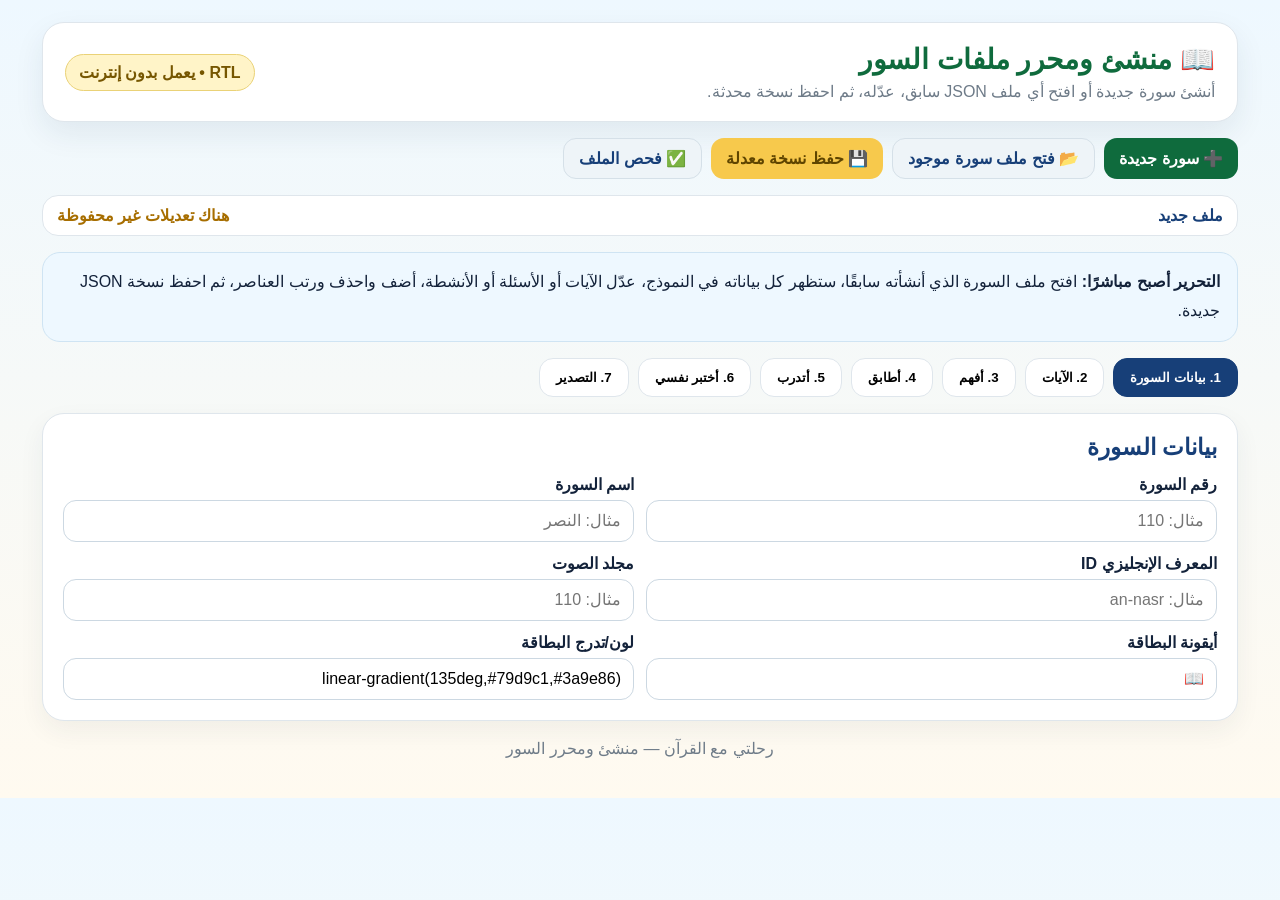
<file: surah-builder-v14.html>
<!doctype html>
<html lang="ar" dir="rtl">
<head>
<meta charset="utf-8">
<meta name="viewport" content="width=device-width,initial-scale=1">
<title>منشئ ومحرر ملفات السور — رحلتي مع القرآن</title>
<style>
:root{
  --green:#0f6b3d;--blue:#173f78;--gold:#e5b43a;--ink:#13223a;--muted:#6e7b88;
  --line:#dfe6ec;--bg:#f6fafc;--white:#fff;--danger:#a83731;--ok:#2a8b4a;
}
*{box-sizing:border-box}
body{margin:0;font-family:Tahoma,Arial,sans-serif;background:linear-gradient(180deg,#eef8ff,#fffaf0);color:var(--ink)}
.wrap{max-width:1240px;margin:auto;padding:22px}
header{
  background:#fff;border:1px solid var(--line);border-radius:22px;padding:20px 22px;
  display:flex;justify-content:space-between;align-items:center;gap:16px;box-shadow:0 12px 30px rgba(30,55,75,.08)
}
h1{margin:0;color:var(--green);font-size:28px}
header p{margin:6px 0 0;color:var(--muted)}
.badge{background:#fff4c8;color:#765600;border:1px solid #ead277;border-radius:999px;padding:8px 13px;font-weight:700}
.top-actions,.tabs,.actions{display:flex;gap:9px;flex-wrap:wrap;margin:16px 0}
.btn{border:0;border-radius:13px;padding:10px 15px;font:inherit;font-weight:700;cursor:pointer}
.primary{background:var(--green);color:#fff}
.secondary{background:#eef4f8;color:var(--blue);border:1px solid #d5e0e8}
.gold{background:#f7c94c;color:#5f4500}
.danger{background:#fff0ef;color:var(--danger);border:1px solid #efcbc8}
.ok{background:#e9f8ee;color:#176537;border:1px solid #bfe0c9}
.notice{
  margin:16px 0;background:#eef8ff;border:1px solid #cfe4f3;border-radius:18px;padding:15px 17px;line-height:1.8
}
.status{
  display:flex;justify-content:space-between;gap:12px;align-items:center;
  background:#fff;border:1px solid var(--line);border-radius:16px;padding:10px 14px;margin:12px 0
}
.status strong{color:var(--blue)} .status small{color:var(--muted)}
.dirty{color:#a76e00!important}.saved{color:var(--ok)!important}
.tabs button{border:1px solid var(--line);background:#fff;border-radius:14px;padding:11px 16px;font-weight:700;cursor:pointer}
.tabs button.active{background:var(--blue);color:white;border-color:var(--blue)}
.panel{display:none;background:#fff;border:1px solid var(--line);border-radius:22px;padding:20px;box-shadow:0 10px 26px rgba(30,55,75,.06)}
.panel.active{display:block}
.section-head{display:flex;justify-content:space-between;align-items:center;gap:12px;margin-bottom:14px}
.section-head h2{margin:0;color:var(--blue);font-size:23px}
.grid{display:grid;grid-template-columns:repeat(2,minmax(0,1fr));gap:12px}
.field label{display:block;font-weight:700;margin-bottom:6px}
.field input,.field textarea,.field select{
  width:100%;border:1px solid #ccd8e2;border-radius:13px;padding:11px 12px;font:inherit;background:#fff
}
.field textarea{min-height:86px;resize:vertical}
.full{grid-column:1/-1}
.row-card{
  border:1px solid var(--line);border-radius:18px;padding:15px;margin-bottom:12px;background:#fbfdff
}
.row-card.dragging{opacity:.45}
.row-top{display:flex;justify-content:space-between;align-items:center;margin-bottom:10px;gap:10px}
.row-top strong{color:var(--blue)}
.row-tools{display:flex;gap:6px;flex-wrap:wrap}
.icon-btn{border:1px solid #d7e1e8;background:#fff;border-radius:10px;padding:7px 9px;cursor:pointer}
.summary{display:grid;grid-template-columns:repeat(5,1fr);gap:10px;margin-bottom:14px}
.summary div{background:#f7fafc;border:1px solid var(--line);border-radius:15px;padding:13px;text-align:center}
.summary strong{display:block;font-size:22px;color:var(--blue)}
pre{
  direction:ltr;text-align:left;background:#0f1d2d;color:#d9efff;border-radius:17px;padding:16px;
  overflow:auto;max-height:440px;font-family:Consolas,monospace;font-size:13px
}
.help{color:var(--muted);font-size:13px;line-height:1.7}
.validation{border-radius:15px;padding:12px 14px;margin:12px 0;display:none}
.validation.show{display:block}.validation.good{background:#edf9f0;border:1px solid #badfc5;color:#1f6a39}
.validation.bad{background:#fff0ef;border:1px solid #efcac6;color:#963b34}
input[type=file]{display:none}
.basmala-row{background:linear-gradient(135deg,#fffdf0,#f3fbf5);border-color:#d9bd55}
.basmala-row .ayahText{font-family:"Traditional Arabic","Noto Naskh Arabic","Amiri",serif;font-size:24px;text-align:center;color:#0f6b3d}
footer{text-align:center;color:var(--muted);padding:18px}
@media(max-width:760px){.grid,.summary{grid-template-columns:1fr}.wrap{padding:10px}header{display:block}.badge{display:inline-block;margin-top:10px}.status{display:block}}
</style>
</head>
<body>
<div class="wrap">
<header>
  <div>
    <h1>📖 منشئ ومحرر ملفات السور</h1>
    <p>أنشئ سورة جديدة أو افتح أي ملف JSON سابق، عدّله، ثم احفظ نسخة محدثة.</p>
  </div>
  <div class="badge">RTL • يعمل بدون إنترنت</div>
</header>

<div class="top-actions">
  <button class="btn primary" id="newBtn">➕ سورة جديدة</button>
  <button class="btn secondary" id="openBtn">📂 فتح ملف سورة موجود</button>
  <button class="btn gold" id="saveBtn">💾 حفظ نسخة معدلة</button>
  <button class="btn secondary" id="validateBtn">✅ فحص الملف</button>
</div>
<input id="filePicker" type="file" accept=".json,application/json">

<div class="status">
  <div><strong id="fileStatus">ملف جديد</strong><small id="fileName"></small></div>
  <div><strong id="saveState" class="saved">لا توجد تعديلات غير محفوظة</strong></div>
</div>

<div class="notice">
  <strong>التحرير أصبح مباشرًا:</strong> افتح ملف السورة الذي أنشأته سابقًا، ستظهر كل بياناته في النموذج، عدّل الآيات أو الأسئلة أو الأنشطة، أضف واحذف ورتب العناصر، ثم احفظ نسخة JSON جديدة.
</div>

<div class="validation" id="validationBox"></div>

<div class="tabs" id="tabs">
  <button class="active" data-tab="basic">1. بيانات السورة</button>
  <button data-tab="ayat">2. الآيات</button>
  <button data-tab="understand">3. أفهم</button>
  <button data-tab="matching">4. أطابق</button>
  <button data-tab="practice">5. أتدرب</button>
  <button data-tab="quiz">6. أختبر نفسي</button>
  <button data-tab="export">7. التصدير</button>
</div>

<section class="panel active" id="basic">
  <div class="section-head"><h2>بيانات السورة</h2></div>
  <div class="grid">
    <div class="field"><label>رقم السورة</label><input id="number" type="number" min="1" max="114" placeholder="مثال: 110"></div>
    <div class="field"><label>اسم السورة</label><input id="title" placeholder="مثال: النصر"></div>
    <div class="field"><label>المعرف الإنجليزي ID</label><input id="id" placeholder="مثال: an-nasr"></div>
    <div class="field"><label>مجلد الصوت</label><input id="audioFolder" placeholder="مثال: 110"></div>
    <div class="field"><label>أيقونة البطاقة</label><input id="icon" value="📖"></div>
    <div class="field"><label>لون/تدرج البطاقة</label><input id="color" value="linear-gradient(135deg,#79d9c1,#3a9e86)"></div>
  </div>
</section>

<section class="panel" id="ayat">
  <div class="section-head"><h2>الآيات</h2><div class="actions">
      <button class="btn secondary" type="button" onclick="applyBasmalaSystem()">🕌 تطبيق نظام البسملة</button>
      <button class="btn primary" type="button" onclick="addAyah()">+ إضافة آية</button>
    </div></div>
  <div id="ayatRows"></div>
</section>

<section class="panel" id="understand">
  <div class="section-head"><h2>أفهم</h2><button class="btn primary" onclick="addUnderstand()">+ إضافة بطاقة فهم</button></div>
  <div id="understandRows"></div>
</section>

<section class="panel" id="matching">
  <div class="section-head"><h2>أطابق</h2><button class="btn primary" onclick="addMatching()">+ إضافة مطابقة</button></div>
  <div id="matchingRows"></div>
</section>

<section class="panel" id="practice">
  <div class="section-head"><h2>أتدرب</h2><button class="btn primary" onclick="addPractice()">+ إضافة تدريب</button></div>
  <div id="practiceRows"></div>
</section>

<section class="panel" id="quiz">
  <div class="section-head"><h2>أختبر نفسي</h2><button class="btn primary" onclick="addQuiz()">+ إضافة سؤال</button></div>
  <div id="quizRows"></div>
</section>

<section class="panel" id="export">
  <div class="section-head"><h2>التصدير</h2></div>
  <div class="summary">
    <div><strong id="sumAyat">0</strong><span>آيات</span></div>
    <div><strong id="sumUnderstand">0</strong><span>أفهم</span></div>
    <div><strong id="sumMatch">0</strong><span>مطابقة</span></div>
    <div><strong id="sumPractice">0</strong><span>تدريبات</span></div>
    <div><strong id="sumQuiz">0</strong><span>أسئلة اختبار</span></div>
  </div>
  <div class="actions">
    <button class="btn primary" onclick="generateJSON()">⚙️ توليد JSON</button>
    <button class="btn gold" onclick="downloadJSON()">⬇️ تحميل ملف السورة</button>
    <button class="btn secondary" onclick="copyIndexEntry()">📋 نسخ بطاقة index.json</button>
  </div>
  <p class="help">بعد حفظ الملف المعدل: استبدل به الملف القديم داخل <b>data/surahs/</b> ثم شغّل <b>build-data.bat</b>.</p>
  <pre id="output">{ "message": "افتح ملفًا أو ابدأ سورة جديدة" }</pre>
</section>

<footer>رحلتي مع القرآن — منشئ ومحرر السور</footer>
</div>

<script>
const $=s=>document.querySelector(s), $$=s=>[...document.querySelectorAll(s)];
let lastJSON=null, currentFileName="", dirty=false;

function esc(v=""){return String(v).replace(/&/g,"&amp;").replace(/</g,"&lt;").replace(/"/g,"&quot;");}
function markDirty(){
  dirty=true;
  $("#saveState").textContent="هناك تعديلات غير محفوظة";
  $("#saveState").className="dirty";
}
function markSaved(){
  dirty=false;
  $("#saveState").textContent="لا توجد تعديلات غير محفوظة";
  $("#saveState").className="saved";
}
window.addEventListener("beforeunload",e=>{if(dirty){e.preventDefault();e.returnValue=""}});

$("#tabs").addEventListener("click",e=>{
  const b=e.target.closest("button");if(!b)return;
  $$("#tabs button").forEach(x=>x.classList.remove("active"));b.classList.add("active");
  $$(".panel").forEach(x=>x.classList.remove("active"));$("#"+b.dataset.tab).classList.add("active");
  updateSummary();
});

function field(label,cls,value="",type="text"){return `<div class="field"><label>${label}</label><input class="${cls}" type="${type}" value="${esc(value)}"></div>`}
function textarea(label,cls,value=""){return `<div class="field full"><label>${label}</label><textarea class="${cls}">${esc(value)}</textarea></div>`}

function tools(protectedRow=false){
  if(protectedRow){
    return `<div class="row-tools"><span class="ok" style="padding:7px 10px;border-radius:10px">🕌 البسملة ثابتة</span></div>`;
  }
  return `<div class="row-tools">
    <button type="button" class="icon-btn" title="لأعلى" onclick="moveCard(this,-1)">⬆️</button>
    <button type="button" class="icon-btn" title="لأسفل" onclick="moveCard(this,1)">⬇️</button>
    <button type="button" class="icon-btn" title="نسخ" onclick="duplicateCard(this)">📄</button>
    <button type="button" class="icon-btn danger" title="حذف" onclick="removeCard(this)">🗑️</button>
  </div>`;
}
function removeCard(btn){btn.closest(".row-card").remove();renumber();markDirty()}
function moveCard(btn,dir){
  const card=btn.closest(".row-card"), parent=card.parentElement;
  const target=dir<0?card.previousElementSibling:card.nextElementSibling;
  if(!target)return;
  if(dir<0) parent.insertBefore(card,target); else parent.insertBefore(target,card);
  renumber();markDirty();
}
function duplicateCard(btn){
  const card=btn.closest(".row-card"), clone=card.cloneNode(true);
  card.after(clone); bindInputs(clone); renumber();markDirty();
}
function bindInputs(root=document){
  root.querySelectorAll("input,textarea,select").forEach(el=>{
    if(el.dataset.bound)return;
    el.dataset.bound="1";
    el.addEventListener("input",markDirty);
    el.addEventListener("change",markDirty);
  });
}
function renumber(){
  $$("#ayatRows .row-card").forEach((r,i)=>{
    r.dataset.n=i+1;
    const isB=i===0 && isBasmalaText(r.querySelector(".ayahText")?.value||"");
    r.classList.toggle("basmala-row",isB);
    r.querySelector(".row-top strong").textContent=isB?"الآية 1 — البسملة":`الآية ${i+1}`;
  });
  [["understandRows","بطاقة فهم"],["matchingRows","مطابقة"],["practiceRows","تدريب"],["quizRows","سؤال"]].forEach(([id,label])=>{
    $("#"+id).querySelectorAll(".row-card").forEach((r,i)=>{r.dataset.n=i+1;r.querySelector(".row-top strong").textContent=`${label} ${i+1}`});
  });
  updateSummary();
}

const BASMALA_TEXT="بسم الله الرحمن الرحيم";

function defaultAyahAudio(n){
 const folder=$("#audioFolder").value.trim() || String($("#number").value||"").padStart(3,"0") || "000";
 return n===1 ? `${folder}000.mp3` : `${folder}${String(n).padStart(3,"0")}.mp3`;
}
function isBasmalaText(text=""){
 const clean=String(text).replace(/[ًٌٍَُِّْٰـ\s]/g,"");
 return clean.includes("بسماللهالرحمنالرحيم");
}
function addAyah(data={}){
 const n=$$("#ayatRows .row-card").length+1;
 const isBasmala=n===1 && (data.forceBasmala || !data.text || isBasmalaText(data.text));
 const text=isBasmala ? BASMALA_TEXT : (data.text||"");
 const filename=data.audio||defaultAyahAudio(n);
 $("#ayatRows").insertAdjacentHTML("beforeend",`<div class="row-card ${isBasmala?"basmala-row":""}" data-n="${n}">
   <div class="row-top"><strong>${isBasmala?"الآية 1 — البسملة":`الآية ${n}`}</strong>${tools(isBasmala)}</div>
   <div class="grid">${textarea("نص الآية","ayahText",text)}${field("اسم ملف الصوت","ayahAudio",filename)}</div>
 </div>`);
 const row=$("#ayatRows").lastElementChild;
 if(isBasmala){
   row.querySelector(".ayahText").readOnly=true;
   row.querySelector(".ayahAudio").dataset.auto="1";
 }
 bindInputs(row);updateSummary();markDirty();
}
function refreshAyahAudioNames(){
 $$("#ayatRows .row-card").forEach((row,i)=>{
   const n=i+1,audio=row.querySelector(".ayahAudio");
   if(audio) audio.value=defaultAyahAudio(n);
 });
}
function applyBasmalaSystem(){
 const rows=$$("#ayatRows .row-card");
 if(!rows.length){
   addAyah({forceBasmala:true,text:BASMALA_TEXT,audio:defaultAyahAudio(1)});
   return;
 }
 const firstText=rows[0].querySelector(".ayahText")?.value||"";
 if(!isBasmalaText(firstText)){
   const holder=document.createElement("div");
   holder.innerHTML=`<div class="row-card basmala-row" data-n="1">
     <div class="row-top"><strong>الآية 1 — البسملة</strong>${tools(true)}</div>
     <div class="grid">${textarea("نص الآية","ayahText",BASMALA_TEXT)}${field("اسم ملف الصوت","ayahAudio",defaultAyahAudio(1))}</div>
   </div>`;
   $("#ayatRows").prepend(holder.firstElementChild);
   const r=$("#ayatRows").firstElementChild;
   r.querySelector(".ayahText").readOnly=true;bindInputs(r);
 }
 renumber();refreshAyahAudioNames();markDirty();
}
function addUnderstand(data={}){
 const n=$$("#understandRows .row-card").length+1,ch=data.choices||[],c=Number(data.correct||0),wrong=ch.filter((_,i)=>i!==c);
 $("#understandRows").insertAdjacentHTML("beforeend",`<div class="row-card" data-n="${n}">
  <div class="row-top"><strong>بطاقة فهم ${n}</strong>${tools()}</div>
  <div class="grid">
   ${field("رقم الآية","uN",data.n||n,"number")}${field("الأيقونة","uIcon",data.icon||"💡")}
   ${textarea("المعنى المبسط","uMeaning",data.meaning||"")}${textarea("السؤال","uQ",data.q||"")}
   ${field("الإجابة الصحيحة","uC1",ch[c]||"")}${field("إجابة أخرى","uC2",wrong[0]||"")}
  </div></div>`);
 bindInputs($("#understandRows").lastElementChild);updateSummary();markDirty();
}
function addMatching(data={}){
 const n=$$("#matchingRows .row-card").length+1,op=data.options||[],c=Number(data.correct||0),wrong=op.filter((_,i)=>i!==c);
 $("#matchingRows").insertAdjacentHTML("beforeend",`<div class="row-card" data-n="${n}">
  <div class="row-top"><strong>مطابقة ${n}</strong>${tools()}</div>
  <div class="grid">
   ${field("الأيقونة","mIcon",data.icon||"🧩")}${field("الكلمة/العبارة","mPrompt",data.prompt||"")}
   ${field("الإجابة الصحيحة","mC1",op[c]||"")}${field("خيار 2","mC2",wrong[0]||"")}${field("خيار 3","mC3",wrong[1]||"")}
  </div></div>`);
 bindInputs($("#matchingRows").lastElementChild);updateSummary();markDirty();
}
function addPractice(data={}){
 const n=$$("#practiceRows .row-card").length+1,ch=data.choices||[],c=Number(data.correct||0),wrong=ch.filter((_,i)=>i!==c);
 $("#practiceRows").insertAdjacentHTML("beforeend",`<div class="row-card" data-n="${n}">
  <div class="row-top"><strong>تدريب ${n}</strong>${tools()}</div>
  <div class="grid">
   ${field("نوع النشاط","pType",data.type||"اختيار")}${field("الأيقونة","pIcon",data.icon||"🎯")}
   ${textarea("السؤال","pQ",data.q||"")}
   ${field("الإجابة الصحيحة","pC1",ch[c]||"")}${field("خيار 2","pC2",wrong[0]||"")}${field("خيار 3","pC3",wrong[1]||"")}
  </div></div>`);
 bindInputs($("#practiceRows").lastElementChild);updateSummary();markDirty();
}
function addQuiz(data={}){
 const n=$$("#quizRows .row-card").length+1,ch=data.choices||[],c=Number(data.correct||0),wrong=ch.filter((_,i)=>i!==c);
 $("#quizRows").insertAdjacentHTML("beforeend",`<div class="row-card" data-n="${n}">
  <div class="row-top"><strong>سؤال ${n}</strong>${tools()}</div>
  <div class="grid">
   ${field("نوع السؤال","qType",data.type||"اختيار")}${field("الأيقونة","qIcon",data.icon||"✅")}
   ${textarea("السؤال","qQ",data.q||"")}
   ${field("الإجابة الصحيحة","qC1",ch[c]||"")}${field("خيار 2","qC2",wrong[0]||"")}${field("خيار 3","qC3",wrong[1]||"")}
  </div></div>`);
 bindInputs($("#quizRows").lastElementChild);updateSummary();markDirty();
}

function vals(row,classes){return Object.fromEntries(classes.map(c=>[c,row.querySelector("."+c)?.value.trim()||""]))}
function buildObject(){
 const number=Number($("#number").value),title=$("#title").value.trim(),id=$("#id").value.trim(),folder=$("#audioFolder").value.trim();
 const o={id,number,title,fullTitle:title?`سورة ${title}`:"",audioFolder:folder,ayat:[],understand:[],matching:[],practice:[],quiz:[]};
 $$("#ayatRows .row-card").forEach((r,i)=>{let v=vals(r,["ayahText","ayahAudio"]);o.ayat.push({n:i+1,text:v.ayahText,audio:v.ayahAudio})});
 $$("#understandRows .row-card").forEach((r,i)=>{let v=vals(r,["uN","uIcon","uMeaning","uQ","uC1","uC2"]);o.understand.push({n:Number(v.uN)||i+1,icon:v.uIcon,meaning:v.uMeaning,q:v.uQ,choices:[v.uC1,v.uC2].filter(Boolean),correct:0})});
 $$("#matchingRows .row-card").forEach((r,i)=>{let v=vals(r,["mIcon","mPrompt","mC1","mC2","mC3"]);o.matching.push({id:i+1,icon:v.mIcon,prompt:v.mPrompt,options:[v.mC1,v.mC2,v.mC3].filter(Boolean),correct:0})});
 $$("#practiceRows .row-card").forEach((r,i)=>{let v=vals(r,["pType","pIcon","pQ","pC1","pC2","pC3"]);o.practice.push({id:i+1,type:v.pType,icon:v.pIcon,q:v.pQ,choices:[v.pC1,v.pC2,v.pC3].filter(Boolean),correct:0})});
 $$("#quizRows .row-card").forEach((r,i)=>{let v=vals(r,["qType","qIcon","qQ","qC1","qC2","qC3"]);o.quiz.push({id:i+1,type:v.qType,icon:v.qIcon,q:v.qQ,choices:[v.qC1,v.qC2,v.qC3].filter(Boolean),correct:0})});
 return o;
}
function generateJSON(){
 lastJSON=buildObject();$("#output").textContent=JSON.stringify(lastJSON,null,2);updateSummary();return lastJSON;
}
function validateObject(){
 const o=buildObject(),errors=[];
 if(!o.number||o.number<1||o.number>114)errors.push("رقم السورة غير صحيح.");
 if(!o.title)errors.push("اسم السورة مطلوب.");
 if(!o.id)errors.push("ID مطلوب.");
 if(!o.audioFolder)errors.push("مجلد الصوت مطلوب.");
 if(!o.ayat.length)errors.push("يجب إدخال آية واحدة على الأقل.");
 if(o.ayat.length && !isBasmalaText(o.ayat[0].text))errors.push("الآية الأولى يجب أن تكون: بسم الله الرحمن الرحيم.");
 if(o.ayat.length && o.ayat[0].audio !== defaultAyahAudio(1))errors.push(`ملف صوت البسملة يجب أن يكون ${defaultAyahAudio(1)}.`);
 o.ayat.forEach((a,i)=>{if(!a.text)errors.push(`نص الآية ${i+1} فارغ.`);if(!a.audio)errors.push(`ملف صوت الآية ${i+1} فارغ.`)});
 [["أفهم",o.understand],["أطابق",o.matching],["أتدرب",o.practice],["الاختبار",o.quiz]].forEach(([label,arr])=>{
   arr.forEach((x,i)=>{
     const q=x.q||x.prompt;
     if(!q)errors.push(`${label} رقم ${i+1}: السؤال/العبارة فارغة.`);
     const opts=x.choices||x.options||[];
     if(opts.length<2)errors.push(`${label} رقم ${i+1}: يحتاج خيارين على الأقل.`);
   });
 });
 const box=$("#validationBox");
 box.className="validation show "+(errors.length?"bad":"good");
 box.innerHTML=errors.length?`<strong>وجدت ${errors.length} ملاحظة:</strong><br>${errors.map(x=>"• "+x).join("<br>")}`:"<strong>✅ الملف سليم مبدئيًا وجاهز للحفظ.</strong>";
 return errors.length===0;
}
function downloadJSON(){
 if(!validateObject())return;
 const obj=generateJSON();
 const name=`${String(obj.number).padStart(3,"0")}-${obj.id}.json`;
 const blob=new Blob([JSON.stringify(obj,null,2)],{type:"application/json;charset=utf-8"});
 const a=document.createElement("a");a.href=URL.createObjectURL(blob);a.download=name;a.click();URL.revokeObjectURL(a.href);
 currentFileName=name;$("#fileName").textContent=name;$("#fileStatus").textContent="تم تجهيز نسخة محدثة";markSaved();
}
async function copyIndexEntry(){
 const obj=generateJSON();if(!obj.id||!obj.number)return;
 const entry={id:obj.id,number:obj.number,title:obj.title,fullTitle:obj.fullTitle,icon:$("#icon").value.trim()||"📖",color:$("#color").value.trim(),unlocked:true,file:`surahs/${String(obj.number).padStart(3,"0")}-${obj.id}.json`};
 const txt=JSON.stringify(entry,null,2);
 try{await navigator.clipboard.writeText(txt);alert("تم نسخ بطاقة السورة.")}catch{$("#output").textContent=txt}
}
function clearRows(){["ayatRows","understandRows","matchingRows","practiceRows","quizRows"].forEach(id=>$("#"+id).innerHTML="")}
function newFile(){
 if(dirty&&!confirm("هناك تعديلات غير محفوظة. هل تريد بدء ملف جديد؟"))return;
 clearRows();$("#number").value="";$("#title").value="";$("#id").value="";$("#audioFolder").value="";$("#icon").value="📖";$("#color").value="linear-gradient(135deg,#79d9c1,#3a9e86)";
 currentFileName="";$("#fileStatus").textContent="ملف جديد";$("#fileName").textContent="";$("#output").textContent='{ "message": "ابدأ إدخال بيانات السورة" }';$("#validationBox").className="validation";addAyah({forceBasmala:true,text:BASMALA_TEXT,audio:defaultAyahAudio(1)});dirty=false;markDirty();
}
function populate(o,filename=""){
 clearRows();
 $("#number").value=o.number||"";$("#title").value=o.title||"";$("#id").value=o.id||"";$("#audioFolder").value=o.audioFolder||"";
 (o.ayat||[]).forEach(addAyah);(o.understand||[]).forEach(addUnderstand);(o.matching||[]).forEach(addMatching);(o.practice||[]).forEach(addPractice);(o.quiz||[]).forEach(addQuiz);
 currentFileName=filename;$("#fileStatus").textContent="ملف مفتوح للتعديل";$("#fileName").textContent=filename;
 generateJSON();markSaved();updateSummary();
}
function openJSONFile(){$("#filePicker").click()}
$("#filePicker").addEventListener("change",e=>{
 const file=e.target.files[0];if(!file)return;
 const r=new FileReader();
 r.onload=()=>{try{
   const o=JSON.parse(r.result);
   if((o.ayat||[]).length && !isBasmalaText(o.ayat[0]?.text||"")){
     if(confirm("هذا الملف لا يبدأ بالبسملة. هل تريد إضافة «بسم الله الرحمن الرحيم» كآية أولى وتحديث ترقيم ملفات الصوت؟")){
       o.ayat.unshift({n:1,text:BASMALA_TEXT,audio:`${o.audioFolder||String(o.number).padStart(3,"0")}000.mp3`});
       o.ayat=o.ayat.map((a,i)=>({...a,n:i+1,audio:i===0?`${o.audioFolder||String(o.number).padStart(3,"0")}000.mp3`:`${o.audioFolder||String(o.number).padStart(3,"0")}${String(i+1).padStart(3,"0")}.mp3`}));
     }
   }
   populate(o,file.name)
 }catch{alert("ملف JSON غير صالح.")}};
 r.readAsText(file,"utf-8");e.target.value="";
});
function updateSummary(){
 $("#sumAyat").textContent=$$("#ayatRows .row-card").length;
 $("#sumUnderstand").textContent=$$("#understandRows .row-card").length;
 $("#sumMatch").textContent=$$("#matchingRows .row-card").length;
 $("#sumPractice").textContent=$$("#practiceRows .row-card").length;
 $("#sumQuiz").textContent=$$("#quizRows .row-card").length;
}
$("#newBtn").onclick=newFile;$("#openBtn").onclick=openJSONFile;$("#saveBtn").onclick=downloadJSON;$("#validateBtn").onclick=validateObject;
$("#audioFolder").addEventListener("change",refreshAyahAudioNames);
$("#number").addEventListener("change",()=>{
  if(!$("#audioFolder").value.trim()) $("#audioFolder").value=String($("#number").value||"").padStart(3,"0");
  refreshAyahAudioNames();
});
bindInputs(document);
newFile();
</script>
</body>
</html>
</file>
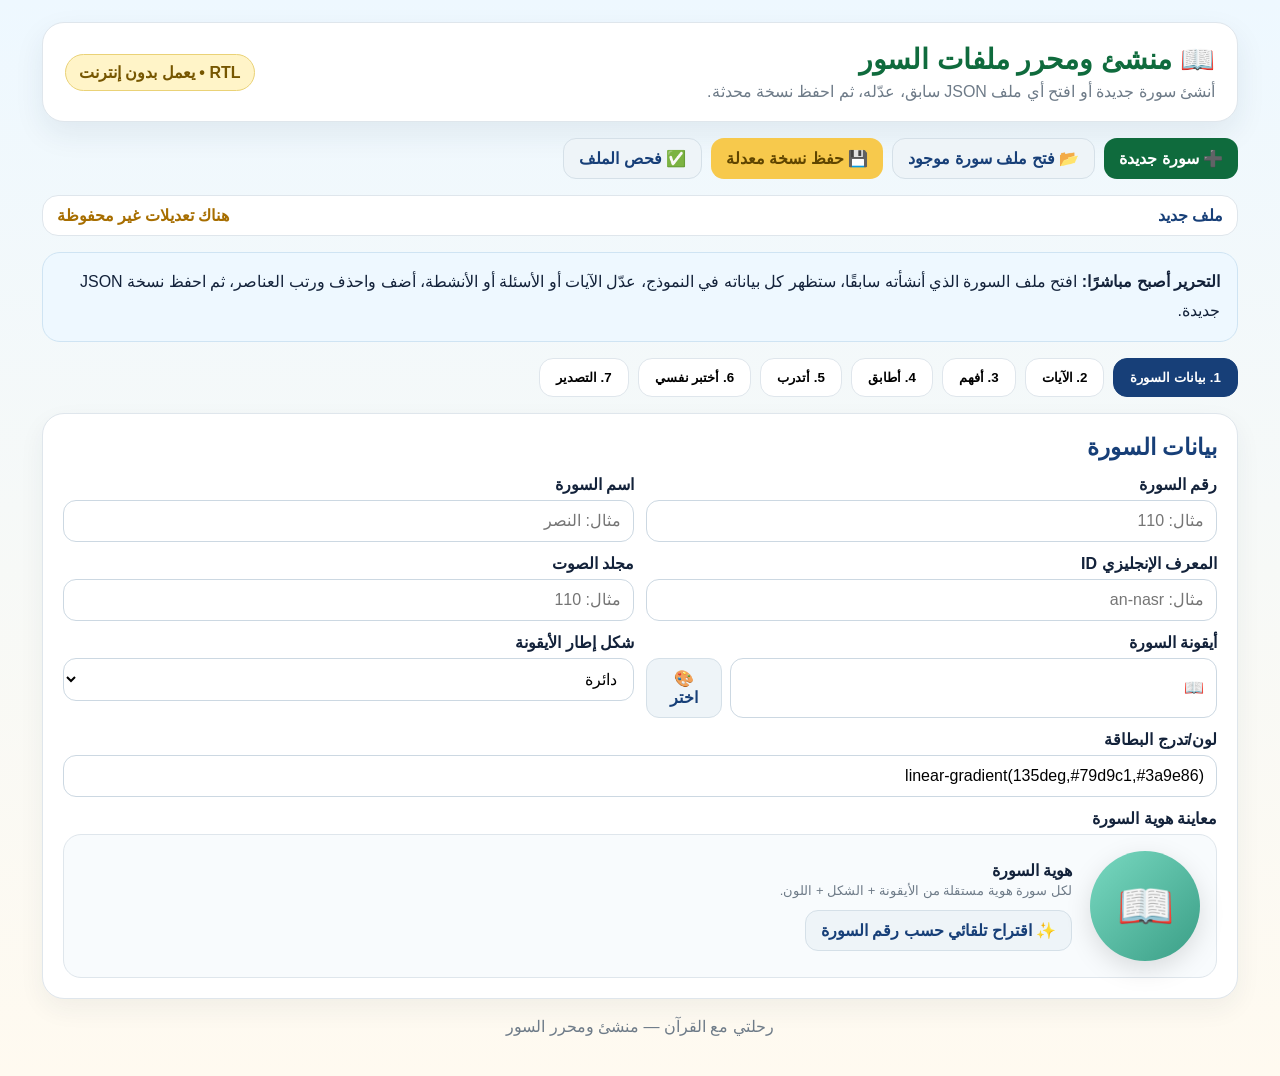
<file: surah-builder-v15.html>
<!doctype html>
<html lang="ar" dir="rtl">
<head>
<meta charset="utf-8">
<meta name="viewport" content="width=device-width,initial-scale=1">
<title>منشئ ومحرر ملفات السور — رحلتي مع القرآن</title>
<style>
:root{
  --green:#0f6b3d;--blue:#173f78;--gold:#e5b43a;--ink:#13223a;--muted:#6e7b88;
  --line:#dfe6ec;--bg:#f6fafc;--white:#fff;--danger:#a83731;--ok:#2a8b4a;
}
*{box-sizing:border-box}
body{margin:0;font-family:Tahoma,Arial,sans-serif;background:linear-gradient(180deg,#eef8ff,#fffaf0);color:var(--ink)}
.wrap{max-width:1240px;margin:auto;padding:22px}
header{
  background:#fff;border:1px solid var(--line);border-radius:22px;padding:20px 22px;
  display:flex;justify-content:space-between;align-items:center;gap:16px;box-shadow:0 12px 30px rgba(30,55,75,.08)
}
h1{margin:0;color:var(--green);font-size:28px}
header p{margin:6px 0 0;color:var(--muted)}
.badge{background:#fff4c8;color:#765600;border:1px solid #ead277;border-radius:999px;padding:8px 13px;font-weight:700}
.top-actions,.tabs,.actions{display:flex;gap:9px;flex-wrap:wrap;margin:16px 0}
.btn{border:0;border-radius:13px;padding:10px 15px;font:inherit;font-weight:700;cursor:pointer}
.primary{background:var(--green);color:#fff}
.secondary{background:#eef4f8;color:var(--blue);border:1px solid #d5e0e8}
.gold{background:#f7c94c;color:#5f4500}
.danger{background:#fff0ef;color:var(--danger);border:1px solid #efcbc8}
.ok{background:#e9f8ee;color:#176537;border:1px solid #bfe0c9}
.notice{
  margin:16px 0;background:#eef8ff;border:1px solid #cfe4f3;border-radius:18px;padding:15px 17px;line-height:1.8
}
.status{
  display:flex;justify-content:space-between;gap:12px;align-items:center;
  background:#fff;border:1px solid var(--line);border-radius:16px;padding:10px 14px;margin:12px 0
}
.status strong{color:var(--blue)} .status small{color:var(--muted)}
.dirty{color:#a76e00!important}.saved{color:var(--ok)!important}
.tabs button{border:1px solid var(--line);background:#fff;border-radius:14px;padding:11px 16px;font-weight:700;cursor:pointer}
.tabs button.active{background:var(--blue);color:white;border-color:var(--blue)}
.panel{display:none;background:#fff;border:1px solid var(--line);border-radius:22px;padding:20px;box-shadow:0 10px 26px rgba(30,55,75,.06)}
.panel.active{display:block}
.section-head{display:flex;justify-content:space-between;align-items:center;gap:12px;margin-bottom:14px}
.section-head h2{margin:0;color:var(--blue);font-size:23px}
.grid{display:grid;grid-template-columns:repeat(2,minmax(0,1fr));gap:12px}
.field label{display:block;font-weight:700;margin-bottom:6px}
.field input,.field textarea,.field select{
  width:100%;border:1px solid #ccd8e2;border-radius:13px;padding:11px 12px;font:inherit;background:#fff
}
.field textarea{min-height:86px;resize:vertical}
.full{grid-column:1/-1}
.row-card{
  border:1px solid var(--line);border-radius:18px;padding:15px;margin-bottom:12px;background:#fbfdff
}
.row-card.dragging{opacity:.45}
.row-top{display:flex;justify-content:space-between;align-items:center;margin-bottom:10px;gap:10px}
.row-top strong{color:var(--blue)}
.row-tools{display:flex;gap:6px;flex-wrap:wrap}
.icon-btn{border:1px solid #d7e1e8;background:#fff;border-radius:10px;padding:7px 9px;cursor:pointer}
.summary{display:grid;grid-template-columns:repeat(5,1fr);gap:10px;margin-bottom:14px}
.summary div{background:#f7fafc;border:1px solid var(--line);border-radius:15px;padding:13px;text-align:center}
.summary strong{display:block;font-size:22px;color:var(--blue)}
pre{
  direction:ltr;text-align:left;background:#0f1d2d;color:#d9efff;border-radius:17px;padding:16px;
  overflow:auto;max-height:440px;font-family:Consolas,monospace;font-size:13px
}
.help{color:var(--muted);font-size:13px;line-height:1.7}
.validation{border-radius:15px;padding:12px 14px;margin:12px 0;display:none}
.validation.show{display:block}.validation.good{background:#edf9f0;border:1px solid #badfc5;color:#1f6a39}
.validation.bad{background:#fff0ef;border:1px solid #efcac6;color:#963b34}
input[type=file]{display:none}
.basmala-row{background:linear-gradient(135deg,#fffdf0,#f3fbf5);border-color:#d9bd55}
.basmala-row .ayahText{font-family:"Traditional Arabic","Noto Naskh Arabic","Amiri",serif;font-size:24px;text-align:center;color:#0f6b3d}
footer{text-align:center;color:var(--muted);padding:18px}
@media(max-width:760px){.grid,.summary{grid-template-columns:1fr}.wrap{padding:10px}header{display:block}.badge{display:inline-block;margin-top:10px}.status{display:block}}

.identity-preview-wrap{display:flex;gap:18px;align-items:center;background:#f8fbfd;border:1px solid var(--line);border-radius:18px;padding:16px}
.identity-preview{width:110px;height:110px;display:grid;place-items:center;filter:drop-shadow(0 8px 12px rgba(0,0,0,.12))}
.identity-preview span{font-size:46px}
.shape-circle{border-radius:50%}.shape-rounded{border-radius:26px}
.shape-hexagon{clip-path:polygon(25% 6%,75% 6%,100% 50%,75% 94%,25% 94%,0 50%)}
.shape-octagon{clip-path:polygon(30% 0,70% 0,100% 30%,100% 70%,70% 100%,30% 100%,0 70%,0 30%)}
.shape-diamond{clip-path:polygon(50% 0,100% 50%,50% 100%,0 50%)}
.shape-shield{clip-path:polygon(8% 5%,92% 5%,92% 58%,76% 82%,50% 100%,24% 82%,8% 58%)}
.shape-arch{border-radius:55px 55px 22px 22px}
.shape-star8{clip-path:polygon(50% 0,62% 22%,85% 15%,78% 38%,100% 50%,78% 62%,85% 85%,62% 78%,50% 100%,38% 78%,15% 85%,22% 62%,0 50%,22% 38%,15% 15%,38% 22%)}
.shape-seal{border-radius:50%;outline:6px double rgba(255,255,255,.65);outline-offset:-10px}
.shape-pill{border-radius:999px;width:140px}
.icon-picker-dialog{border:0;background:transparent;width:min(760px,94vw)}
.icon-picker-dialog::backdrop{background:rgba(14,28,42,.55);backdrop-filter:blur(4px)}
.icon-picker-card{background:#fff;border-radius:24px;padding:20px;box-shadow:0 24px 60px rgba(0,0,0,.22)}
.icon-grid{display:grid;grid-template-columns:repeat(8,1fr);gap:8px;max-height:55vh;overflow:auto}
.icon-choice{border:1px solid #d8e1e7;background:#fff;border-radius:13px;padding:10px;font-size:25px;cursor:pointer}
.icon-choice:hover{background:#eef8f2;border-color:#8bc99d}
</style>
</head>
<body>
<div class="wrap">
<header>
  <div>
    <h1>📖 منشئ ومحرر ملفات السور</h1>
    <p>أنشئ سورة جديدة أو افتح أي ملف JSON سابق، عدّله، ثم احفظ نسخة محدثة.</p>
  </div>
  <div class="badge">RTL • يعمل بدون إنترنت</div>
</header>

<div class="top-actions">
  <button class="btn primary" id="newBtn">➕ سورة جديدة</button>
  <button class="btn secondary" id="openBtn">📂 فتح ملف سورة موجود</button>
  <button class="btn gold" id="saveBtn">💾 حفظ نسخة معدلة</button>
  <button class="btn secondary" id="validateBtn">✅ فحص الملف</button>
</div>
<input id="filePicker" type="file" accept=".json,application/json">

<div class="status">
  <div><strong id="fileStatus">ملف جديد</strong><small id="fileName"></small></div>
  <div><strong id="saveState" class="saved">لا توجد تعديلات غير محفوظة</strong></div>
</div>

<div class="notice">
  <strong>التحرير أصبح مباشرًا:</strong> افتح ملف السورة الذي أنشأته سابقًا، ستظهر كل بياناته في النموذج، عدّل الآيات أو الأسئلة أو الأنشطة، أضف واحذف ورتب العناصر، ثم احفظ نسخة JSON جديدة.
</div>

<div class="validation" id="validationBox"></div>

<div class="tabs" id="tabs">
  <button class="active" data-tab="basic">1. بيانات السورة</button>
  <button data-tab="ayat">2. الآيات</button>
  <button data-tab="understand">3. أفهم</button>
  <button data-tab="matching">4. أطابق</button>
  <button data-tab="practice">5. أتدرب</button>
  <button data-tab="quiz">6. أختبر نفسي</button>
  <button data-tab="export">7. التصدير</button>
</div>

<section class="panel active" id="basic">
  <div class="section-head"><h2>بيانات السورة</h2></div>
  <div class="grid">
    <div class="field"><label>رقم السورة</label><input id="number" type="number" min="1" max="114" placeholder="مثال: 110"></div>
    <div class="field"><label>اسم السورة</label><input id="title" placeholder="مثال: النصر"></div>
    <div class="field"><label>المعرف الإنجليزي ID</label><input id="id" placeholder="مثال: an-nasr"></div>
    <div class="field"><label>مجلد الصوت</label><input id="audioFolder" placeholder="مثال: 110"></div>
    <div class="field"><label>أيقونة السورة</label>
      <div style="display:flex;gap:8px">
        <input id="icon" value="📖" readonly>
        <button class="btn secondary" type="button" id="chooseIconBtn">🎨 اختر</button>
      </div>
    </div>
    <div class="field"><label>شكل إطار الأيقونة</label>
      <select id="shape">
        <option value="circle">دائرة</option><option value="rounded">مربع دائري</option>
        <option value="hexagon">سداسي</option><option value="octagon">ثماني</option>
        <option value="diamond">ماسة</option><option value="shield">درع</option>
        <option value="arch">قوس</option><option value="star8">نجمة ثمانية</option>
        <option value="seal">ختم</option><option value="pill">بيضاوي</option>
      </select>
    </div>
    <div class="field full"><label>لون/تدرج البطاقة</label><input id="color" value="linear-gradient(135deg,#79d9c1,#3a9e86)"></div>
    <div class="field full"><label>معاينة هوية السورة</label>
      <div class="identity-preview-wrap">
        <div class="identity-preview shape-circle" id="identityPreview"><span id="identityPreviewIcon">📖</span></div>
        <div><strong id="identityPreviewTitle">هوية السورة</strong>
        <div class="help">لكل سورة هوية مستقلة من الأيقونة + الشكل + اللون.</div>
        <button class="btn secondary" type="button" id="autoIdentityBtn" style="margin-top:8px">✨ اقتراح تلقائي حسب رقم السورة</button></div>
      </div>
    </div>
  </div>
</section>

<section class="panel" id="ayat">
  <div class="section-head"><h2>الآيات</h2><div class="actions">
      <button class="btn secondary" type="button" onclick="applyBasmalaSystem()">🕌 تطبيق نظام البسملة</button>
      <button class="btn primary" type="button" onclick="addAyah()">+ إضافة آية</button>
    </div></div>
  <div class="notice" style="margin-top:0">
      <strong>نظام الترقيم:</strong>
      البسملة رقم <b>0</b> وملفها مثل <b>110000.mp3</b>،
      ثم الآية الأولى رقم <b>1</b> وملفها <b>110001.mp3</b>،
      ثم 2، 3… بالتتابع.
    </div>
    <div id="ayatRows"></div>
</section>

<section class="panel" id="understand">
  <div class="section-head"><h2>أفهم</h2><button class="btn primary" onclick="addUnderstand()">+ إضافة بطاقة فهم</button></div>
  <div id="understandRows"></div>
</section>

<section class="panel" id="matching">
  <div class="section-head"><h2>أطابق</h2><button class="btn primary" onclick="addMatching()">+ إضافة مطابقة</button></div>
  <div id="matchingRows"></div>
</section>

<section class="panel" id="practice">
  <div class="section-head"><h2>أتدرب</h2><button class="btn primary" onclick="addPractice()">+ إضافة تدريب</button></div>
  <div id="practiceRows"></div>
</section>

<section class="panel" id="quiz">
  <div class="section-head"><h2>أختبر نفسي</h2><button class="btn primary" onclick="addQuiz()">+ إضافة سؤال</button></div>
  <div id="quizRows"></div>
</section>

<section class="panel" id="export">
  <div class="section-head"><h2>التصدير</h2></div>
  <div class="summary">
    <div><strong id="sumAyat">0</strong><span>آيات</span></div>
    <div><strong id="sumUnderstand">0</strong><span>أفهم</span></div>
    <div><strong id="sumMatch">0</strong><span>مطابقة</span></div>
    <div><strong id="sumPractice">0</strong><span>تدريبات</span></div>
    <div><strong id="sumQuiz">0</strong><span>أسئلة اختبار</span></div>
  </div>
  <div class="actions">
    <button class="btn primary" onclick="generateJSON()">⚙️ توليد JSON</button>
    <button class="btn gold" onclick="downloadJSON()">⬇️ تحميل ملف السورة</button>
    <button class="btn secondary" onclick="copyIndexEntry()">📋 نسخ بطاقة index.json</button>
  </div>
  <p class="help">بعد حفظ الملف المعدل: استبدل به الملف القديم داخل <b>data/surahs/</b> ثم شغّل <b>build-data.bat</b>.</p>
  <pre id="output">{ "message": "افتح ملفًا أو ابدأ سورة جديدة" }</pre>
</section>

<dialog id="iconPicker" class="icon-picker-dialog"><div class="icon-picker-card">
<div class="section-head"><h2>اختر أيقونة السورة</h2><button type="button" class="btn secondary" id="closeIconPicker">إغلاق</button></div>
<p class="help">المكتبة تحتوي على 114 هوية أيقونية مختلفة.</p><div id="iconGrid" class="icon-grid"></div></div></dialog><footer>رحلتي مع القرآن — منشئ ومحرر السور</footer>
</div>

<script>
const $=s=>document.querySelector(s), $$=s=>[...document.querySelectorAll(s)];
let lastJSON=null, currentFileName="", dirty=false;
const SURAH_ICONS={"1": "🕋", "2": "🌿", "3": "🌊", "4": "⛰️", "5": "☀️", "6": "🌙", "7": "⭐", "8": "✨", "9": "🌅", "10": "🌄", "11": "🌧️", "12": "🌩️", "13": "🌳", "14": "🌱", "15": "🌹", "16": "🍃", "17": "📖", "18": "📜", "19": "✒️", "20": "🧭", "21": "⚖️", "22": "🛡️", "23": "🏕️", "24": "🏠", "25": "🚪", "26": "🗺️", "27": "🤲", "28": "👥", "29": "🕊️", "30": "🐎", "31": "🐘", "32": "🐪", "33": "🐝", "34": "🐜", "35": "💧", "36": "🔥", "37": "💡", "38": "🌍", "39": "🕋✦", "40": "🌿✦", "41": "🌊✦", "42": "⛰️✦", "43": "☀️✦", "44": "🌙✦", "45": "⭐✦", "46": "✨✦", "47": "🌅✦", "48": "🌄✦", "49": "🌧️✦", "50": "🌩️✦", "51": "🌳✦", "52": "🌱✦", "53": "🌹✦", "54": "🍃✦", "55": "📖✦", "56": "📜✦", "57": "✒️✦", "58": "🧭✦", "59": "⚖️✦", "60": "🛡️✦", "61": "🏕️✦", "62": "🏠✦", "63": "🚪✦", "64": "🗺️✦", "65": "🤲✦", "66": "👥✦", "67": "🕊️✦", "68": "🐎✦", "69": "🐘✦", "70": "🐪✦", "71": "🐝✦", "72": "🐜✦", "73": "💧✦", "74": "🔥✦", "75": "💡✦", "76": "🌍✦", "77": "🕋◆", "78": "🌿◆", "79": "🌊◆", "80": "⛰️◆", "81": "☀️◆", "82": "🌙◆", "83": "⭐◆", "84": "✨◆", "85": "🌅◆", "86": "🌄◆", "87": "🌧️◆", "88": "🌩️◆", "89": "🌳◆", "90": "🌱◆", "91": "🌹◆", "92": "🍃◆", "93": "📖◆", "94": "📜◆", "95": "✒️◆", "96": "🧭◆", "97": "⚖️◆", "98": "🛡️◆", "99": "🏕️◆", "100": "🏠◆", "101": "🚪◆", "102": "🗺️◆", "103": "🤲◆", "104": "👥◆", "105": "🕊️◆", "106": "🐎◆", "107": "🐘◆", "108": "🐪◆", "109": "🐝◆", "110": "🐜◆", "111": "💧◆", "112": "🔥◆", "113": "💡◆", "114": "🌍◆"};
const IDENTITY_SHAPES=["circle", "rounded", "hexagon", "octagon", "diamond", "shield", "arch", "star8", "seal", "pill"];
const IDENTITY_GRADIENTS=["linear-gradient(135deg,#79d9c1,#3a9e86)", "linear-gradient(135deg,#8fd3f4,#4d8cc9)", "linear-gradient(135deg,#b38be3,#7153b6)", "linear-gradient(135deg,#f6b26b,#d96a43)", "linear-gradient(135deg,#f5d76e,#e9a91b)", "linear-gradient(135deg,#8ed081,#4d9b59)", "linear-gradient(135deg,#f6a7c1,#d56c95)", "linear-gradient(135deg,#a7c7e7,#668bb6)", "linear-gradient(135deg,#d7b98e,#a77b44)", "linear-gradient(135deg,#95ddd1,#4da89a)", "linear-gradient(135deg,#c9a7eb,#8a64c3)", "linear-gradient(135deg,#f3c68a,#d88b3d)"];


function esc(v=""){return String(v).replace(/&/g,"&amp;").replace(/</g,"&lt;").replace(/"/g,"&quot;");}
function markDirty(){
  dirty=true;
  $("#saveState").textContent="هناك تعديلات غير محفوظة";
  $("#saveState").className="dirty";
}
function markSaved(){
  dirty=false;
  $("#saveState").textContent="لا توجد تعديلات غير محفوظة";
  $("#saveState").className="saved";
}
window.addEventListener("beforeunload",e=>{if(dirty){e.preventDefault();e.returnValue=""}});


function suggestedIdentity(){
 const n=Number($("#number").value)||1;
 return {icon:SURAH_ICONS[String(n)]||"📖",shape:IDENTITY_SHAPES[(n-1)%IDENTITY_SHAPES.length],color:IDENTITY_GRADIENTS[(n-1)%IDENTITY_GRADIENTS.length]};
}
function updateIdentityPreview(){
 const shape=$("#shape").value||"circle";
 $("#identityPreviewIcon").textContent=$("#icon").value||"📖";
 $("#identityPreview").className=`identity-preview shape-${shape}`;
 $("#identityPreview").style.background=$("#color").value||IDENTITY_GRADIENTS[0];
 $("#identityPreviewTitle").textContent=$("#title").value.trim()?`سورة ${$("#title").value.trim()}`:"هوية السورة";
}
function applySuggestedIdentity(){
 const x=suggestedIdentity();$("#icon").value=x.icon;$("#shape").value=x.shape;$("#color").value=x.color;updateIdentityPreview();markDirty();
}
function openIconPicker(){
 $("#iconGrid").innerHTML=Object.entries(SURAH_ICONS).map(([n,icon])=>`<button type="button" class="icon-choice" data-icon="${icon}" title="سورة رقم ${n}">${icon}</button>`).join("");
 $$("#iconGrid .icon-choice").forEach(b=>b.onclick=()=>{$("#icon").value=b.dataset.icon;updateIdentityPreview();markDirty();$("#iconPicker").close()});
 $("#iconPicker").showModal();
}
$("#tabs").addEventListener("click",e=>{
  const b=e.target.closest("button");if(!b)return;
  $$("#tabs button").forEach(x=>x.classList.remove("active"));b.classList.add("active");
  $$(".panel").forEach(x=>x.classList.remove("active"));$("#"+b.dataset.tab).classList.add("active");
  updateSummary();
});

function field(label,cls,value="",type="text"){
  const isAudio=cls==="ayahAudio";
  return `<div class="field"><label>${label}</label><input class="${cls}" ${isAudio?'dir="ltr" style="text-align:left"':''} type="${type}" value="${esc(value)}"></div>`;
}
function textarea(label,cls,value=""){return `<div class="field full"><label>${label}</label><textarea class="${cls}">${esc(value)}</textarea></div>`}

function tools(protectedRow=false){
  if(protectedRow){
    return `<div class="row-tools"><span class="ok" style="padding:7px 10px;border-radius:10px">🕌 البسملة ثابتة</span></div>`;
  }
  return `<div class="row-tools">
    <button type="button" class="icon-btn" title="لأعلى" onclick="moveCard(this,-1)">⬆️</button>
    <button type="button" class="icon-btn" title="لأسفل" onclick="moveCard(this,1)">⬇️</button>
    <button type="button" class="icon-btn" title="نسخ" onclick="duplicateCard(this)">📄</button>
    <button type="button" class="icon-btn danger" title="حذف" onclick="removeCard(this)">🗑️</button>
  </div>`;
}
function removeCard(btn){btn.closest(".row-card").remove();renumber();markDirty()}
function moveCard(btn,dir){
  const card=btn.closest(".row-card"), parent=card.parentElement;
  const target=dir<0?card.previousElementSibling:card.nextElementSibling;
  if(!target)return;
  if(dir<0) parent.insertBefore(card,target); else parent.insertBefore(target,card);
  renumber();markDirty();
}
function duplicateCard(btn){
  const card=btn.closest(".row-card"), clone=card.cloneNode(true);
  card.after(clone); bindInputs(clone); renumber();markDirty();
}
function bindInputs(root=document){
  root.querySelectorAll("input,textarea,select").forEach(el=>{
    if(el.dataset.bound)return;
    el.dataset.bound="1";
    el.addEventListener("input",markDirty);
    el.addEventListener("change",markDirty);
  });
}
function renumber(){
  $$("#ayatRows .row-card").forEach((r,i)=>{
    r.dataset.n=i;
    const isB=i===0 && isBasmalaText(r.querySelector(".ayahText")?.value||"");
    r.classList.toggle("basmala-row",isB);
    r.querySelector(".row-top strong").textContent=isB?"البسملة — رقم 0":`الآية ${i}`;
  });
  [["understandRows","بطاقة فهم"],["matchingRows","مطابقة"],["practiceRows","تدريب"],["quizRows","سؤال"]].forEach(([id,label])=>{
    $("#"+id).querySelectorAll(".row-card").forEach((r,i)=>{r.dataset.n=i+1;r.querySelector(".row-top strong").textContent=`${label} ${i+1}`});
  });
  updateSummary();
}

const BASMALA_TEXT="بسم الله الرحمن الرحيم";

/*
  نظام الترقيم المعتمد:
  البسملة = 0  -> 110000.mp3
  الآية 1     -> 110001.mp3
  الآية 2     -> 110002.mp3
*/
function defaultAyahAudio(n){
 const folder=$("#audioFolder").value.trim() || String($("#number").value||"").padStart(3,"0") || "000";
 return `${folder}${String(Number(n)||0).padStart(3,"0")}.mp3`;
}
function isBasmalaText(text=""){
 const clean=String(text).replace(/[ًٌٍَُِّْٰـ\s]/g,"");
 return clean.includes("بسماللهالرحمنالرحيم");
}
function addAyah(data={}){
 const n=$$("#ayatRows .row-card").length; // أول صف = 0
 const isBasmala=n===0 && (data.forceBasmala || !data.text || isBasmalaText(data.text));
 const ayahText=isBasmala ? BASMALA_TEXT : (data.text||"");
 const filename=data.audio || defaultAyahAudio(n);

 $("#ayatRows").insertAdjacentHTML("beforeend",`<div class="row-card ${isBasmala?"basmala-row":""}" data-n="${n}">
   <div class="row-top"><strong>${isBasmala?"البسملة — رقم 0":`الآية ${n}`}</strong>${tools(isBasmala)}</div>
   <div class="grid">${textarea("نص الآية","ayahText",ayahText)}${field("اسم ملف الصوت","ayahAudio",filename)}</div>
 </div>`);

 const row=$("#ayatRows").lastElementChild;
 if(isBasmala){
   row.querySelector(".ayahText").readOnly=true;
   row.querySelector(".ayahAudio").dataset.auto="1";
 }
 bindInputs(row);updateSummary();markDirty();
}
function refreshAyahAudioNames(){
 $$("#ayatRows .row-card").forEach((row,i)=>{
   const audio=row.querySelector(".ayahAudio");
   if(audio) audio.value=defaultAyahAudio(i);
 });
}
function applyBasmalaSystem(){
 const rows=$$("#ayatRows .row-card");
 if(!rows.length){
   addAyah({forceBasmala:true,text:BASMALA_TEXT,audio:defaultAyahAudio(0)});
   return;
 }
 const firstText=rows[0].querySelector(".ayahText")?.value||"";
 if(!isBasmalaText(firstText)){
   const holder=document.createElement("div");
   holder.innerHTML=`<div class="row-card basmala-row" data-n="0">
     <div class="row-top"><strong>البسملة — رقم 0</strong>${tools(true)}</div>
     <div class="grid">${textarea("نص الآية","ayahText",BASMALA_TEXT)}${field("اسم ملف الصوت","ayahAudio",defaultAyahAudio(0))}</div>
   </div>`;
   $("#ayatRows").prepend(holder.firstElementChild);
   const r=$("#ayatRows").firstElementChild;
   r.querySelector(".ayahText").readOnly=true;
   bindInputs(r);
 }
 renumber();
 refreshAyahAudioNames();
 markDirty();
}
function addUnderstand(data={}){
 const n=$$("#understandRows .row-card").length+1,ch=data.choices||[],c=Number(data.correct||0),wrong=ch.filter((_,i)=>i!==c);
 $("#understandRows").insertAdjacentHTML("beforeend",`<div class="row-card" data-n="${n}">
  <div class="row-top"><strong>بطاقة فهم ${n}</strong>${tools()}</div>
  <div class="grid">
   ${field("رقم الآية","uN",data.n ?? n,"number")}${field("الأيقونة","uIcon",data.icon||"💡")}
   ${textarea("المعنى المبسط","uMeaning",data.meaning||"")}${textarea("السؤال","uQ",data.q||"")}
   ${field("الإجابة الصحيحة","uC1",ch[c]||"")}${field("إجابة أخرى","uC2",wrong[0]||"")}
  </div></div>`);
 bindInputs($("#understandRows").lastElementChild);updateSummary();markDirty();
}
function addMatching(data={}){
 const n=$$("#matchingRows .row-card").length+1,op=data.options||[],c=Number(data.correct||0),wrong=op.filter((_,i)=>i!==c);
 $("#matchingRows").insertAdjacentHTML("beforeend",`<div class="row-card" data-n="${n}">
  <div class="row-top"><strong>مطابقة ${n}</strong>${tools()}</div>
  <div class="grid">
   ${field("الأيقونة","mIcon",data.icon||"🧩")}${field("الكلمة/العبارة","mPrompt",data.prompt||"")}
   ${field("الإجابة الصحيحة","mC1",op[c]||"")}${field("خيار 2","mC2",wrong[0]||"")}${field("خيار 3","mC3",wrong[1]||"")}
  </div></div>`);
 bindInputs($("#matchingRows").lastElementChild);updateSummary();markDirty();
}
function addPractice(data={}){
 const n=$$("#practiceRows .row-card").length+1,ch=data.choices||[],c=Number(data.correct||0),wrong=ch.filter((_,i)=>i!==c);
 $("#practiceRows").insertAdjacentHTML("beforeend",`<div class="row-card" data-n="${n}">
  <div class="row-top"><strong>تدريب ${n}</strong>${tools()}</div>
  <div class="grid">
   ${field("نوع النشاط","pType",data.type||"اختيار")}${field("الأيقونة","pIcon",data.icon||"🎯")}
   ${textarea("السؤال","pQ",data.q||"")}
   ${field("الإجابة الصحيحة","pC1",ch[c]||"")}${field("خيار 2","pC2",wrong[0]||"")}${field("خيار 3","pC3",wrong[1]||"")}
  </div></div>`);
 bindInputs($("#practiceRows").lastElementChild);updateSummary();markDirty();
}
function addQuiz(data={}){
 const n=$$("#quizRows .row-card").length+1,ch=data.choices||[],c=Number(data.correct||0),wrong=ch.filter((_,i)=>i!==c);
 $("#quizRows").insertAdjacentHTML("beforeend",`<div class="row-card" data-n="${n}">
  <div class="row-top"><strong>سؤال ${n}</strong>${tools()}</div>
  <div class="grid">
   ${field("نوع السؤال","qType",data.type||"اختيار")}${field("الأيقونة","qIcon",data.icon||"✅")}
   ${textarea("السؤال","qQ",data.q||"")}
   ${field("الإجابة الصحيحة","qC1",ch[c]||"")}${field("خيار 2","qC2",wrong[0]||"")}${field("خيار 3","qC3",wrong[1]||"")}
  </div></div>`);
 bindInputs($("#quizRows").lastElementChild);updateSummary();markDirty();
}

function vals(row,classes){return Object.fromEntries(classes.map(c=>[c,row.querySelector("."+c)?.value.trim()||""]))}
function buildObject(){
 const number=Number($("#number").value),title=$("#title").value.trim(),id=$("#id").value.trim(),folder=$("#audioFolder").value.trim();
 const o={id,number,title,fullTitle:title?`سورة ${title}`:"",audioFolder:folder,icon:$("#icon").value.trim()||"📖",shape:$("#shape").value||"circle",color:$("#color").value.trim(),ayat:[],understand:[],matching:[],practice:[],quiz:[]};
 $$("#ayatRows .row-card").forEach((r,i)=>{let v=vals(r,["ayahText","ayahAudio"]);o.ayat.push({n:i,text:v.ayahText,audio:v.ayahAudio})});
 $$("#understandRows .row-card").forEach((r,i)=>{let v=vals(r,["uN","uIcon","uMeaning","uQ","uC1","uC2"]);o.understand.push({n:v.uN===""?i:Number(v.uN),icon:v.uIcon,meaning:v.uMeaning,q:v.uQ,choices:[v.uC1,v.uC2].filter(Boolean),correct:0})});
 $$("#matchingRows .row-card").forEach((r,i)=>{let v=vals(r,["mIcon","mPrompt","mC1","mC2","mC3"]);o.matching.push({id:i+1,icon:v.mIcon,prompt:v.mPrompt,options:[v.mC1,v.mC2,v.mC3].filter(Boolean),correct:0})});
 $$("#practiceRows .row-card").forEach((r,i)=>{let v=vals(r,["pType","pIcon","pQ","pC1","pC2","pC3"]);o.practice.push({id:i+1,type:v.pType,icon:v.pIcon,q:v.pQ,choices:[v.pC1,v.pC2,v.pC3].filter(Boolean),correct:0})});
 $$("#quizRows .row-card").forEach((r,i)=>{let v=vals(r,["qType","qIcon","qQ","qC1","qC2","qC3"]);o.quiz.push({id:i+1,type:v.qType,icon:v.qIcon,q:v.qQ,choices:[v.qC1,v.qC2,v.qC3].filter(Boolean),correct:0})});
 return o;
}
function generateJSON(){
 lastJSON=buildObject();$("#output").textContent=JSON.stringify(lastJSON,null,2);updateSummary();return lastJSON;
}
function validateObject(){
 const o=buildObject(),errors=[];
 if(!o.number||o.number<1||o.number>114)errors.push("رقم السورة غير صحيح.");
 if(!o.title)errors.push("اسم السورة مطلوب.");
 if(!o.id)errors.push("ID مطلوب.");
 if(!o.audioFolder)errors.push("مجلد الصوت مطلوب.");
 if(!o.ayat.length)errors.push("يجب إدخال آية واحدة على الأقل.");
 if(o.ayat.length && !isBasmalaText(o.ayat[0].text))errors.push("الآية الأولى يجب أن تكون: بسم الله الرحمن الرحيم.");
 if(o.ayat.length && o.ayat[0].audio !== defaultAyahAudio(0))errors.push(`ملف صوت البسملة يجب أن يكون ${defaultAyahAudio(0)}.`);
 o.ayat.forEach((a,i)=>{
   const label=i===0?"البسملة":`الآية ${i}`;
   if(!a.text)errors.push(`نص ${label} فارغ.`);
   if(!a.audio)errors.push(`ملف صوت ${label} فارغ.`);
   const expected=defaultAyahAudio(i);
   if(a.audio && a.audio!==expected)errors.push(`اسم ملف صوت ${label} يجب أن يكون ${expected}.`);
 });
 [["أفهم",o.understand],["أطابق",o.matching],["أتدرب",o.practice],["الاختبار",o.quiz]].forEach(([label,arr])=>{
   arr.forEach((x,i)=>{
     const q=x.q||x.prompt;
     if(!q)errors.push(`${label} رقم ${i+1}: السؤال/العبارة فارغة.`);
     const opts=x.choices||x.options||[];
     if(opts.length<2)errors.push(`${label} رقم ${i+1}: يحتاج خيارين على الأقل.`);
   });
 });
 const box=$("#validationBox");
 box.className="validation show "+(errors.length?"bad":"good");
 box.innerHTML=errors.length?`<strong>وجدت ${errors.length} ملاحظة:</strong><br>${errors.map(x=>"• "+x).join("<br>")}`:"<strong>✅ الملف سليم مبدئيًا وجاهز للحفظ.</strong>";
 return errors.length===0;
}
function downloadJSON(){
 if(!validateObject())return;
 const obj=generateJSON();
 const name=`${String(obj.number).padStart(3,"0")}-${obj.id}.json`;
 const blob=new Blob([JSON.stringify(obj,null,2)],{type:"application/json;charset=utf-8"});
 const a=document.createElement("a");a.href=URL.createObjectURL(blob);a.download=name;a.click();URL.revokeObjectURL(a.href);
 currentFileName=name;$("#fileName").textContent=name;$("#fileStatus").textContent="تم تجهيز نسخة محدثة";markSaved();
}
async function copyIndexEntry(){
 const obj=generateJSON();if(!obj.id||!obj.number)return;
 const entry={id:obj.id,number:obj.number,title:obj.title,fullTitle:obj.fullTitle,icon:obj.icon,shape:obj.shape,color:obj.color,unlocked:true,file:`surahs/${String(obj.number).padStart(3,"0")}-${obj.id}.json`};
 const txt=JSON.stringify(entry,null,2);
 try{await navigator.clipboard.writeText(txt);alert("تم نسخ بطاقة السورة.")}catch{$("#output").textContent=txt}
}
function clearRows(){["ayatRows","understandRows","matchingRows","practiceRows","quizRows"].forEach(id=>$("#"+id).innerHTML="")}
function newFile(){
 if(dirty&&!confirm("هناك تعديلات غير محفوظة. هل تريد بدء ملف جديد؟"))return;
 clearRows();$("#number").value="";$("#title").value="";$("#id").value="";$("#audioFolder").value="";$("#icon").value="📖";$("#shape").value="circle";$("#color").value="linear-gradient(135deg,#79d9c1,#3a9e86)";
 currentFileName="";$("#fileStatus").textContent="ملف جديد";$("#fileName").textContent="";$("#output").textContent='{ "message": "ابدأ إدخال بيانات السورة" }';$("#validationBox").className="validation";addAyah({forceBasmala:true,text:BASMALA_TEXT,audio:defaultAyahAudio(0)});dirty=false;markDirty();
}
function populate(o,filename=""){
 clearRows();
 $("#number").value=o.number||"";$("#title").value=o.title||"";$("#id").value=o.id||"";$("#audioFolder").value=o.audioFolder||String(o.number||"").padStart(3,"0");$("#icon").value=o.icon||SURAH_ICONS[String(o.number)]||"📖";$("#shape").value=o.shape||IDENTITY_SHAPES[((Number(o.number)||1)-1)%IDENTITY_SHAPES.length];$("#color").value=o.color||IDENTITY_GRADIENTS[((Number(o.number)||1)-1)%IDENTITY_GRADIENTS.length];

 const ayat=[...(o.ayat||[])];
 ayat.forEach((a,i)=>addAyah({...a,n:i,audio:defaultAyahAudio(i)}));

 (o.understand||[]).forEach(addUnderstand);(o.matching||[]).forEach(addMatching);(o.practice||[]).forEach(addPractice);(o.quiz||[]).forEach(addQuiz);
 renumber();refreshAyahAudioNames();
 currentFileName=filename;$("#fileStatus").textContent="ملف مفتوح للتعديل";$("#fileName").textContent=filename;
 generateJSON();markSaved();updateSummary();
}
function openJSONFile(){$("#filePicker").click()}
$("#filePicker").addEventListener("change",e=>{
 const file=e.target.files[0];if(!file)return;
 const r=new FileReader();
 r.onload=()=>{try{
   const o=JSON.parse(r.result);
   if((o.ayat||[]).length && !isBasmalaText(o.ayat[0]?.text||"")){
     if(confirm("هذا الملف لا يبدأ بالبسملة. هل تريد إضافة «بسم الله الرحمن الرحيم» كآية أولى وتحديث ترقيم ملفات الصوت؟")){
       const folder=o.audioFolder||String(o.number).padStart(3,"0");
       o.ayat.unshift({n:0,text:BASMALA_TEXT,audio:`${folder}000.mp3`});
       o.ayat=o.ayat.map((a,i)=>({...a,n:i,audio:`${folder}${String(i).padStart(3,"0")}.mp3`}));
     }
   }
   populate(o,file.name)
 }catch{alert("ملف JSON غير صالح.")}};
 r.readAsText(file,"utf-8");e.target.value="";
});
function updateSummary(){
 $("#sumAyat").textContent=$$("#ayatRows .row-card").length;
 $("#sumUnderstand").textContent=$$("#understandRows .row-card").length;
 $("#sumMatch").textContent=$$("#matchingRows .row-card").length;
 $("#sumPractice").textContent=$$("#practiceRows .row-card").length;
 $("#sumQuiz").textContent=$$("#quizRows .row-card").length;
}
$("#newBtn").onclick=newFile;$("#openBtn").onclick=openJSONFile;$("#saveBtn").onclick=downloadJSON;$("#validateBtn").onclick=validateObject;
$("#audioFolder").addEventListener("change",refreshAyahAudioNames);
$("#number").addEventListener("change",()=>{
  if(!$("#audioFolder").value.trim()) $("#audioFolder").value=String($("#number").value||"").padStart(3,"0");
  refreshAyahAudioNames();
});
$("#chooseIconBtn").onclick=openIconPicker;
$("#closeIconPicker").onclick=()=>$("#iconPicker").close();
$("#autoIdentityBtn").onclick=applySuggestedIdentity;
$("#shape").addEventListener("change",()=>{updateIdentityPreview();markDirty()});
$("#color").addEventListener("input",()=>{updateIdentityPreview();markDirty()});
$("#title").addEventListener("input",updateIdentityPreview);
$("#number").addEventListener("change",()=>{applySuggestedIdentity();updateIdentityPreview()});
bindInputs(document);
newFile();
updateIdentityPreview();
</script>
</body>
</html>
</file>
<file: style.css>
@import url('https://fonts.googleapis.com/css2?family=Tajawal:wght@400;500;700;800&display=swap');

:root{
  --green:#0f6b3d;
  --green2:#1d8a4c;
  --blue:#123e78;
  --gold:#f5b51b;
  --cream:#fffaf0;
  --ink:#13223a;
  --muted:#6f7b8b;
  --line:#eadfc9;
  --shadow:0 14px 34px rgba(26,54,78,.12);
  --radius:26px;
}

*{box-sizing:border-box}
html{scroll-behavior:smooth}
body{
  margin:0;
  font-family:"Tajawal",system-ui,sans-serif;
  background:
    radial-gradient(circle at 10% 0%, #dff6ff 0 13%, transparent 31%),
    linear-gradient(180deg,#f7fcff 0%,#fffaf0 48%,#eff9ef 100%);
  color:var(--ink);
}
button,input{font:inherit}
button{cursor:pointer}
.app-shell{max-width:1500px;margin:auto;padding:18px 18px 120px}

.topbar{
  position:sticky;top:10px;z-index:20;
  display:grid;grid-template-columns:1fr auto auto;gap:22px;align-items:center;
  background:rgba(255,255,255,.92);backdrop-filter:blur(16px);
  border:1px solid rgba(255,255,255,.9);box-shadow:var(--shadow);
  border-radius:24px;padding:14px 18px;margin-bottom:18px
}
.brand{display:flex;align-items:center;gap:12px}
.brand-icon{width:56px;height:56px;border-radius:18px;display:grid;place-items:center;background:#e9f7ed;font-size:30px}
.brand h1{margin:0;color:var(--green);font-size:28px}
.brand p{margin:3px 0 0;color:var(--muted)}
.top-stats{display:flex;gap:12px}
.stat{min-width:110px;padding:8px 14px;border-radius:18px;background:#fff7df;border:1px solid #f4e1a6;text-align:center}
.stat span{font-size:22px}.stat strong{display:block;font-size:22px}.stat small{color:var(--muted)}
.icon-btn{border:0;border-radius:15px;background:#eaf5e8;color:var(--green);font-size:28px;padding:9px 14px}

.hero-card{
  display:grid;grid-template-columns:1.05fr 1fr;min-height:430px;overflow:hidden;
  background:linear-gradient(110deg,#e7f7ff,#b8ecff 52%,#d7f5d7);
  border:2px solid #e5bd4a;border-radius:32px;box-shadow:var(--shadow)
}
.hero-copy{padding:55px 55px 45px;display:flex;flex-direction:column;justify-content:center}
.eyebrow{font-weight:800;color:#bc8300}
.hero-copy h2{font-size:52px;line-height:1.15;margin:10px 0 16px}
.hero-copy h2 span{color:var(--green)}
.hero-copy p{font-size:22px;line-height:1.8;margin:0 0 24px;max-width:720px}
.hero-actions{display:flex;gap:12px;flex-wrap:wrap}
.primary-btn,.secondary-btn,.text-btn{
  border:0;border-radius:16px;padding:14px 22px;font-weight:800
}
.primary-btn{background:linear-gradient(180deg,var(--green2),var(--green));color:white;box-shadow:0 8px 18px rgba(15,107,61,.22)}
.secondary-btn{background:white;color:var(--blue);border:1px solid #d9e3ee}
.text-btn{background:transparent;color:var(--blue);padding:8px 0}

.hero-art{position:relative;min-height:430px;overflow:hidden}
.sun{position:absolute;width:120px;height:120px;background:#ffe79a;border-radius:50%;left:90px;top:50px;filter:blur(.2px)}
.cloud{position:absolute;width:120px;height:42px;background:white;border-radius:30px;box-shadow:35px -16px 0 4px white,72px -5px 0 -3px white;opacity:.8}
.c1{left:70px;top:100px}.c2{right:120px;top:65px;transform:scale(.75)}
.quran-card{position:absolute;right:35%;top:28%;font-size:145px;filter:drop-shadow(0 18px 18px rgba(0,0,0,.14))}
.star{position:absolute;font-size:38px;animation:float 3s ease-in-out infinite}.s1{top:25%;right:18%}.s2{top:17%;left:20%;animation-delay:.6s}
.hills{position:absolute;inset:auto -10% -35px -10%;height:180px;background:radial-gradient(ellipse at top,#6dbf62 0 48%,#329b49 50%);border-radius:50% 50% 0 0}
@keyframes float{50%{transform:translateY(-10px) rotate(5deg)}}

.dashboard-grid{display:grid;grid-template-columns:320px 1fr;gap:18px;margin-top:18px}
.side-panel{display:flex;flex-direction:column;gap:16px}
.panel-card,.journey-preview{
  background:rgba(255,255,255,.94);border:1px solid #eee6d9;border-radius:24px;padding:20px;box-shadow:var(--shadow)
}
.panel-title{font-size:22px;font-weight:800;color:var(--blue);margin-bottom:12px}
.surah-name{font-weight:700;margin-bottom:10px}
.progress-wrap{display:flex;align-items:center;gap:12px}
.progress-bar{height:16px;background:#eef1eb;border:1px solid #dfe4d8;border-radius:999px;flex:1;overflow:hidden}
.progress-bar span{display:block;height:100%;width:0;background:linear-gradient(90deg,#8bd04a,var(--green));transition:.4s}
.panel-card p{color:var(--muted);line-height:1.7}
.achievement{display:flex;gap:12px;align-items:flex-start}
.achievement-icon{font-size:30px}
.reward-stars{font-size:30px;letter-spacing:4px;color:var(--gold)}
.content-area{min-width:0}
.section-head{display:flex;justify-content:space-between;align-items:end;margin:4px 0 14px}
.section-head h3{margin:0;font-size:28px}.section-head p{margin:4px 0 0;color:var(--muted)}
.surah-grid{display:grid;grid-template-columns:repeat(5,1fr);gap:14px}
.surah-card{
  position:relative;overflow:hidden;background:white;border:1px solid #e8dfd0;border-radius:24px;box-shadow:0 10px 22px rgba(34,55,77,.08);
  transition:.2s;min-height:255px
}
.surah-card:hover{transform:translateY(-4px)}
.surah-cover{height:125px;display:grid;place-items:center;font-size:58px}
.surah-card.active{outline:3px solid #e9bd2e}
.surah-card .body{padding:14px}
.surah-card h4{font-size:25px;margin:4px 0}.surah-card p{margin:0;color:var(--muted)}
.lock{position:absolute;top:12px;left:12px;background:white;border-radius:999px;padding:7px 10px;box-shadow:0 4px 12px rgba(0,0,0,.12)}
.badge{position:absolute;top:12px;right:12px;background:var(--green);color:white;padding:7px 11px;border-radius:999px;font-size:13px}
.mini-stars{margin-top:12px;color:var(--gold)}
.journey-preview{margin-top:18px}
.stations-grid{display:grid;grid-template-columns:repeat(4,1fr);gap:12px}
.station{
  border:1px solid #ece5d9;border-radius:18px;padding:16px;background:#fffdfa;display:flex;gap:12px;align-items:center
}
.station .ico{font-size:30px}.station strong{display:block}.station small{color:var(--muted)}
.station.done{background:#eef9ef;border-color:#cfe9d2}

.bottom-nav{
  position:fixed;z-index:30;right:50%;transform:translateX(50%);bottom:18px;
  width:min(1050px,calc(100% - 28px));display:grid;grid-template-columns:repeat(6,1fr);gap:8px;
  background:rgba(255,255,255,.94);backdrop-filter:blur(16px);box-shadow:0 18px 40px rgba(22,45,65,.22);
  border:1px solid rgba(255,255,255,.95);border-radius:24px;padding:9px
}
.bottom-nav button{border:0;background:transparent;border-radius:16px;padding:10px 7px;color:var(--ink);font-weight:700}
.bottom-nav button span{display:block;margin-top:3px}
.bottom-nav button.active{background:linear-gradient(180deg,#2a9a56,#0f6b3d);color:white}

.journey-dialog{border:0;padding:0;background:transparent;width:min(980px,94vw);max-height:92vh}
.journey-dialog::backdrop{background:rgba(14,28,42,.6);backdrop-filter:blur(5px)}
.dialog-card{position:relative;background:#fff;border-radius:28px;padding:26px;max-height:90vh;overflow:auto;box-shadow:0 28px 70px rgba(0,0,0,.25)}
.dialog-card.compact{max-width:520px;margin:auto}
.close-btn{position:absolute;left:18px;top:18px;border:0;background:#f2f3f5;border-radius:12px;padding:9px 12px}
.dialog-head{display:flex;justify-content:space-between;align-items:flex-start;padding-left:52px}
.dialog-head h2{margin:5px 0}.dialog-head p{color:var(--muted)}
.dialog-stars{background:#fff7df;border:1px solid #f4e1a6;padding:10px 15px;border-radius:16px;font-weight:800}
.audio-toolbar{display:flex;gap:10px;align-items:center;flex-wrap:wrap;padding:16px 0;border-top:1px solid #eee;border-bottom:1px solid #eee}
.repeat-toggle{display:flex;gap:7px;align-items:center;font-weight:700}
.ayahs{display:flex;flex-direction:column;gap:10px;padding:18px 0}
.ayah{
  display:grid;grid-template-columns:auto 1fr auto;gap:12px;align-items:center;border:1px solid #e9e1d5;border-radius:18px;padding:15px;background:#fffdfa
}
.ayah.playing{border-color:#65af71;background:#eef9ef}
.ayah-number{width:40px;height:40px;border-radius:50%;display:grid;place-items:center;background:#123e78;color:white;font-weight:800}
.ayah-text{font-size:28px;line-height:1.9;font-family:"Amiri","Tajawal",serif}
.ayah button{border:0;background:#eaf5e8;color:var(--green);border-radius:12px;padding:10px 13px;font-weight:800}
.audio-note{font-size:13px;color:#9a6c00;margin-top:5px}
.dialog-footer{display:flex;justify-content:flex-end;gap:10px;flex-wrap:wrap;border-top:1px solid #eee;padding-top:16px}

@media (max-width:1050px){
  .hero-card{grid-template-columns:1fr}.hero-art{min-height:280px}.hero-copy{padding:38px}
  .dashboard-grid{grid-template-columns:1fr}.side-panel{display:grid;grid-template-columns:repeat(3,1fr)}
  .surah-grid{grid-template-columns:repeat(3,1fr)}
}
@media (max-width:760px){
  .app-shell{padding:10px 10px 110px}
  .topbar{grid-template-columns:1fr auto}.top-stats{grid-column:1/-1;overflow:auto}.stat{min-width:90px}
  .brand h1{font-size:22px}.brand p{font-size:13px}
  .hero-copy{padding:28px 22px}.hero-copy h2{font-size:38px}.hero-copy p{font-size:18px}
  .hero-art{min-height:230px}.quran-card{font-size:105px}
  .side-panel{grid-template-columns:1fr}
  .surah-grid{grid-template-columns:repeat(2,1fr)}
  .stations-grid{grid-template-columns:1fr 1fr}
  .bottom-nav{grid-template-columns:repeat(6,72px);overflow-x:auto;justify-content:start}
  .bottom-nav button span{font-size:12px}
  .dialog-head{display:block}.ayah{grid-template-columns:auto 1fr}.ayah button{grid-column:1/-1}
}
@media (max-width:460px){
  .surah-grid{grid-template-columns:1fr 1fr;gap:9px}.surah-card{min-height:220px}.surah-cover{height:100px}
  .stations-grid{grid-template-columns:1fr}
  .hero-actions>*{width:100%}
}
@media print{
  body{background:white}.topbar,.bottom-nav,.hero-card,.side-panel,.surah-grid,.journey-preview{display:none!important}
}


/* ===== محطة أستمع وأقرأ ===== */
.listening-progress{
  margin-top:14px;
  display:flex;
  align-items:center;
  justify-content:space-between;
  gap:14px;
  background:linear-gradient(135deg,#fff9e8,#fff);
  border:1px solid #f2df9d;
  padding:14px 16px;
  border-radius:18px
}
.listening-progress strong{display:block;color:var(--blue);font-size:18px}
.listening-progress span{color:var(--muted)}
.mastery-stars{font-size:26px;letter-spacing:3px;color:var(--gold)}
.now-playing{
  margin-top:14px;
  display:flex;
  align-items:center;
  gap:12px;
  background:#eef8ff;
  border:1px solid #cfe6f6;
  padding:13px 15px;
  border-radius:16px
}
.now-playing>span{font-size:28px}
.now-playing strong{color:var(--blue)}
.now-playing p{margin:2px 0 0;color:var(--muted)}
.ayah{
  transition:.2s;
}
.ayah.played{
  border-color:#d9c36c;
}
.ayah.mastered{
  border-color:#8bc994;
  background:#f0fbf1;
}
.ayah-actions{
  display:flex;
  gap:8px;
  flex-wrap:wrap;
  align-items:center;
}
.ayah-actions button{
  border:0;
  border-radius:12px;
  padding:9px 12px;
  font-weight:800;
}
.play-ayah{background:#eaf5e8;color:var(--green)}
.master-ayah{
  background:#fff7df;
  color:#9a6c00;
}
.master-ayah:disabled{
  opacity:.45;
  cursor:not-allowed;
}
.master-ayah.done{
  background:#e7f7ea;
  color:#126436;
}
.station-complete-card{
  display:flex;
  gap:14px;
  align-items:center;
  background:linear-gradient(135deg,#f3fff1,#fff9dd);
  border:1px solid #b9dfb4;
  border-radius:20px;
  padding:16px;
  margin-bottom:14px
}
.station-complete-card .celebrate{font-size:42px}
.station-complete-card h3{margin:0 0 4px;color:var(--green)}
.station-complete-card p{margin:0;color:var(--muted)}
#markStationDone:disabled{opacity:.45;cursor:not-allowed}


/* ===== المحطة الثانية: أردد ===== */
.repeat-stage{
  margin-top:18px;
  border:1px solid #e7dfd1;
  background:linear-gradient(180deg,#fffdfa,#fff);
  border-radius:24px;
  padding:22px;
  text-align:center
}
.repeat-step{
  display:inline-block;
  background:#eef6ff;
  color:var(--blue);
  border:1px solid #cfe0f0;
  padding:7px 14px;
  border-radius:999px;
  font-weight:800
}
.repeat-ayah-number{
  width:48px;height:48px;border-radius:50%;
  display:grid;place-items:center;
  margin:14px auto 4px;
  background:var(--blue);color:white;
  font-size:20px;font-weight:800
}
.repeat-ayah-text{
  font-family:"Amiri","Tajawal",serif;
  font-size:38px;
  line-height:2;
  color:#101f35;
  padding:10px 8px 16px
}
.repeat-actions{
  display:flex;
  gap:10px;
  justify-content:center;
  flex-wrap:wrap
}
.repeat-instruction,.your-turn{
  margin:16px auto 0;
  max-width:690px;
  display:flex;
  align-items:center;
  text-align:right;
  gap:14px;
  padding:15px 17px;
  border-radius:18px
}
.repeat-instruction{
  background:#eef8ff;
  border:1px solid #cfe6f6
}
.your-turn{
  background:#eefaf0;
  border:1px solid #bfe2c4
}
.repeat-icon,.mic-pulse{font-size:36px}
.repeat-instruction strong,.your-turn strong{font-size:19px;color:var(--blue)}
.repeat-instruction p,.your-turn p{margin:3px 0 0;color:var(--muted)}
.countdown-box{
  margin:18px auto;
  width:170px;
  border-radius:24px;
  background:linear-gradient(180deg,#123e78,#0b2d5c);
  color:white;
  padding:18px 12px;
  box-shadow:0 12px 25px rgba(18,62,120,.18)
}
.countdown-box span{
  display:block;
  font-size:58px;
  line-height:1;
  font-weight:800;
  color:#ffd45b
}
.countdown-box small{display:block;margin-top:8px}
.mic-pulse{
  animation:micPulse 1.15s ease-in-out infinite
}
@keyframes micPulse{
  50%{transform:scale(1.18);filter:drop-shadow(0 0 10px rgba(22,154,77,.35))}
}
.master-repeat-btn{
  margin:18px auto 0;
  min-width:230px;
  border:0;border-radius:16px;
  padding:14px 22px;
  font-weight:800;
  background:linear-gradient(180deg,#f7c94c,#e9a912);
  color:#553c00;
  box-shadow:0 8px 18px rgba(229,170,18,.2)
}
.master-repeat-btn:disabled{
  opacity:.42;
  cursor:not-allowed;
  box-shadow:none
}
.master-repeat-btn.done{
  background:#e7f7ea;
  color:#126436
}
.repeat-nav{
  margin-top:15px;
  display:flex;
  justify-content:center;
  gap:10px
}
@media(max-width:760px){
  .repeat-ayah-text{font-size:30px}
  .repeat-actions>*{flex:1}
}


/* ===== V4: أفهم + أطابق ===== */
.learning-card,.match-game{
  margin-top:18px;padding:22px;border:1px solid #eadfce;border-radius:24px;
  background:linear-gradient(180deg,#fffdfa,#fff)
}
.learning-top{display:flex;gap:14px;align-items:center}
.learning-number{
  min-width:50px;height:50px;border-radius:50%;display:grid;place-items:center;
  background:var(--blue);color:#fff;font-weight:900;font-size:20px
}
.learning-top small{color:var(--muted);font-weight:800}
.learning-ayah{font-family:"Amiri","Tajawal",serif;font-size:30px;line-height:1.8;color:#10223b}
.meaning-card{
  margin:16px 0;padding:17px;border-radius:19px;background:#fff8dc;border:1px solid #f1d889;
  display:flex;gap:14px;align-items:center
}
.meaning-icon{font-size:42px}.meaning-card strong{color:#8a6200;font-size:19px}
.meaning-card p{margin:5px 0 0;line-height:1.9}
.understand-question{padding:18px;border-radius:19px;background:#f4f9ff;border:1px solid #d6e6f6}
.understand-question>strong{display:block;margin-bottom:12px;color:var(--blue);font-size:19px}
.choice-grid,.match-options{display:grid;grid-template-columns:repeat(2,minmax(0,1fr));gap:11px}
.choice-btn,.match-option{
  border:2px solid #dce5ee;background:#fff;border-radius:16px;padding:14px;
  font:inherit;font-weight:800;color:#183657;cursor:pointer;transition:.18s
}
.choice-btn:hover,.match-option:hover{transform:translateY(-2px);border-color:#7ab5e5}
.choice-btn.correct,.match-option.correct{background:#e8f8ec;border-color:#52b56b;color:#126436}
.choice-btn.wrong,.match-option.wrong{background:#fff0ef;border-color:#e47a72;color:#a02c25}
.answer-feedback{margin-top:12px;padding:12px 15px;border-radius:14px;font-weight:800}
.answer-feedback.good{background:#eaf8ed;color:#176b36}
.answer-feedback.try{background:#fff4e3;color:#8a5900}
.match-round{
  display:inline-block;padding:7px 14px;border-radius:999px;background:#f0eaff;color:#6541a5;font-weight:900
}
.match-prompt{
  margin:18px 0;display:flex;align-items:center;justify-content:center;gap:14px;
  padding:22px;border-radius:20px;background:linear-gradient(135deg,#f6f0ff,#eef8ff)
}
.match-prompt>span{font-size:46px}
.match-prompt small{display:block;color:var(--muted);font-weight:700}
.match-prompt strong{display:block;font-size:24px;color:#16385d;margin-top:5px}
#nextMatch{margin:16px auto 0}
@media(max-width:700px){
  .choice-grid,.match-options{grid-template-columns:1fr}
  .learning-ayah{font-size:25px}
}


/* ===== V5: أرتب + أتدرب + تحسين خلط الإجابات ===== */
.order-game,.practice-card{
  margin-top:18px;
  padding:22px;
  border:1px solid #eadfce;
  border-radius:24px;
  background:linear-gradient(180deg,#fffdfa,#fff);
}
.order-instruction{
  display:flex;gap:12px;align-items:center;
  background:#f2f8ff;border:1px solid #d6e6f4;
  padding:14px 16px;border-radius:17px;margin-bottom:16px
}
.order-instruction>span{font-size:34px}
.order-instruction strong{color:var(--blue);font-size:19px}
.order-instruction p{margin:3px 0 0;color:var(--muted)}
.order-targets{
  display:grid;grid-template-columns:repeat(3,1fr);gap:10px;margin:14px 0
}
.order-slot{
  min-height:92px;border:2px dashed #cad6e1;border-radius:16px;
  display:flex;align-items:center;justify-content:center;text-align:center;
  padding:10px;background:#fbfdff;color:#8a97a4;font-weight:800
}
.order-slot.filled{border-style:solid;background:#eef8ff;color:#16385d}
.order-slot.correct{background:#e9f8ed;border-color:#62b877;color:#176436}
.order-slot.wrong{background:#fff0ef;border-color:#e17a72;color:#a03029}
.order-pool{
  display:grid;grid-template-columns:repeat(2,1fr);gap:10px;margin:18px 0
}
.order-card{
  border:2px solid #e1e6ec;background:#fff;border-radius:16px;padding:13px;
  font-family:"Amiri","Tajawal",serif;font-size:22px;line-height:1.6;
  cursor:pointer;transition:.18s;color:#17263d
}
.order-card:hover{transform:translateY(-2px);border-color:#7db3df}
.order-card.selected{opacity:.35;pointer-events:none}
.order-actions{display:flex;justify-content:center;gap:10px;flex-wrap:wrap;margin-top:12px}

.practice-head{
  display:flex;justify-content:space-between;gap:12px;align-items:center;color:var(--muted)
}
.practice-badge{
  background:#fff0c9;color:#8b6100;border:1px solid #eed27b;
  padding:7px 13px;border-radius:999px;font-weight:900
}
.practice-icon{text-align:center;font-size:54px;margin:18px 0 8px}
.practice-card h3{text-align:center;color:var(--blue);font-size:24px;line-height:1.6}
#nextPractice{display:block;margin:16px auto 0}
.choice-btn:disabled,.match-option:disabled{cursor:default}

@media(max-width:760px){
  .order-targets{grid-template-columns:1fr 1fr}
  .order-pool{grid-template-columns:1fr}
}


/* ===== V6: أختبر نفسي + الشهادة والطباعة ===== */
.quiz-status{
  margin-top:14px;padding:14px 16px;border-radius:18px;
  background:#f6f9fc;border:1px solid #dde7ef
}
.quiz-status>div:first-child{display:flex;justify-content:space-between;gap:12px;font-weight:800;color:var(--blue)}
.quiz-progress{height:12px;margin-top:10px;border-radius:999px;background:#e5eaf0;overflow:hidden}
.quiz-progress span{display:block;height:100%;width:12.5%;background:linear-gradient(90deg,#4fae67,#f2bc2d);transition:.3s}
.quiz-card{
  margin-top:18px;padding:24px;border:1px solid #eadfce;border-radius:24px;
  background:linear-gradient(180deg,#fffdfa,#fff);text-align:center
}
.quiz-icon{font-size:56px;margin-bottom:8px}
.quiz-card h3{font-size:25px;line-height:1.65;color:var(--blue);margin:14px auto;max-width:760px}
#nextQuiz{display:block;margin:16px auto 0}
.quiz-result{
  margin-top:18px;padding:28px;border-radius:24px;text-align:center;
  background:linear-gradient(135deg,#f2fff0,#fff8dd);border:1px solid #bcdcb7
}
.result-medal{font-size:66px}.quiz-result h3{font-size:28px;color:var(--green);margin:8px 0}
.quiz-result p{color:var(--muted);font-size:18px}
.result-score{display:inline-block;margin:8px 0 18px;padding:10px 22px;border-radius:999px;background:white;border:1px solid #e9dba4}
.result-score span{font-size:28px;font-weight:900;color:var(--blue)}

.certificate-dialog{width:min(1100px,96vw)}
.certificate-shell{background:#f4f1e9}
.certificate-setup{padding:8px 8px 18px}
.certificate-setup h2{margin:5px 0}.certificate-setup p{color:var(--muted)}
.certificate-form-row{display:flex;gap:10px;flex-wrap:wrap}
.certificate-form-row input{
  flex:1;min-width:250px;border:1px solid #d8dce2;border-radius:15px;padding:13px 15px;
  background:white;color:var(--ink);font:inherit
}
.certificate-paper{
  width:100%;max-width:980px;margin:0 auto;background:#fffdf7;padding:18px;
  box-shadow:0 18px 45px rgba(35,45,60,.16)
}
.certificate-border{
  min-height:650px;border:5px double #c7941e;border-radius:20px;padding:32px 42px;
  position:relative;background:
    radial-gradient(circle at 10% 10%,rgba(245,181,27,.12),transparent 20%),
    radial-gradient(circle at 90% 90%,rgba(15,107,61,.10),transparent 20%),
    #fffdf8;
}
.certificate-top{display:flex;align-items:center;justify-content:space-between;gap:16px}
.cert-star,.cert-book{font-size:44px}
.cert-platform{font-size:28px;font-weight:900;color:var(--green);text-align:center}
.cert-subtitle{margin-top:4px;color:#65707d;text-align:center}
.cert-ribbon{
  width:max-content;margin:35px auto 22px;padding:10px 34px;border-radius:999px;
  background:linear-gradient(180deg,#173f78,#0b2c58);color:white;border:2px solid #d9a72f;
  font-size:30px;font-weight:900
}
.cert-intro{text-align:center;font-size:20px;color:#6a7480;margin:12px 0}
.certificate-paper h1{
  text-align:center;font-size:46px;color:#173f78;margin:14px 0;border-bottom:2px solid #e4c361;
  padding-bottom:12px
}
.cert-message{text-align:center;font-size:21px;line-height:2;max-width:760px;margin:16px auto}
.certificate-badges{
  margin:28px auto;display:grid;grid-template-columns:repeat(3,1fr);gap:14px;max-width:720px
}
.certificate-badges>div{
  background:#fff;border:1px solid #eadfc3;border-radius:18px;padding:14px;text-align:center
}
.certificate-badges span{display:block;font-size:30px}
.certificate-badges strong{display:block;font-size:20px;color:var(--blue);margin:3px 0}
.certificate-badges small{color:var(--muted)}
.certificate-footer{
  margin-top:42px;border-top:1px solid #e7d8b1;padding-top:20px;
  display:grid;grid-template-columns:1fr auto 1fr;align-items:center;gap:20px;text-align:center
}
.certificate-footer small{display:block;color:var(--muted);margin-bottom:5px}
.certificate-seal{
  width:100px;height:100px;border-radius:50%;display:grid;place-items:center;
  background:#fff3b9;border:4px double #c8951c;color:#815d00
}
.certificate-seal span{font-size:30px}.certificate-seal strong{display:block}
.certificate-actions{display:flex;justify-content:center;gap:10px;flex-wrap:wrap;margin-top:18px}

@media(max-width:700px){
  .certificate-border{padding:22px 16px}
  .certificate-paper h1{font-size:34px}
  .certificate-badges{grid-template-columns:1fr}
  .certificate-footer{grid-template-columns:1fr}
}

@media print{
  @page{size:A4 landscape;margin:8mm}
  body *{visibility:hidden!important}
  #printableCertificate,#printableCertificate *{visibility:visible!important}
  #printableCertificate{
    position:absolute;inset:0;width:100%;max-width:none;margin:0;padding:0;
    box-shadow:none;background:white
  }
  #printableCertificate .certificate-border{
    min-height:185mm;border-color:#9d7214;padding:18mm 20mm;background:#fffdf8!important;
    -webkit-print-color-adjust:exact;print-color-adjust:exact
  }
  .no-print{display:none!important}
}


/* V6.1 — اسم البطل داخل الشهادة */
.hero-name-label{
  width:max-content;
  margin:12px auto 0;
  padding:5px 16px;
  border-radius:999px;
  background:#fff3c8;
  border:1px solid #e5c462;
  color:#7c5a00;
  font-size:16px;
  font-weight:900;
}


/* ===== V7: ملف البطل من بداية الرحلة ===== */
.hero-pill{
  display:flex;align-items:center;gap:7px;padding:8px 12px;border-radius:999px;
  background:#eef7ff;border:1px solid #cfe0ef;color:#173f78;font-weight:900
}
.welcome-dialog{
  border:0;background:transparent;padding:0;width:min(520px,94vw)
}
.welcome-dialog::backdrop{
  background:rgba(9,26,48,.68);backdrop-filter:blur(5px)
}
.welcome-card{
  background:linear-gradient(180deg,#fffef9,#fff);
  border:2px solid #e6c55b;border-radius:30px;padding:30px;
  text-align:center;box-shadow:0 28px 80px rgba(0,0,0,.28)
}
.welcome-stars{font-size:26px;letter-spacing:8px}
.welcome-book{font-size:70px;margin:8px 0}
.welcome-card h2{font-size:31px;color:var(--blue);margin:8px 0}
.welcome-card p{color:var(--muted);line-height:1.8}
.welcome-card label{display:block;text-align:right;font-weight:900;color:#183657;margin:18px 3px 7px}
.welcome-card input{
  width:100%;box-sizing:border-box;border:2px solid #d7e0e8;border-radius:16px;
  padding:14px 16px;font:inherit;font-size:18px;text-align:right;outline:none
}
.welcome-card input:focus{border-color:#6aa7d8;box-shadow:0 0 0 4px rgba(106,167,216,.13)}
.welcome-start{width:100%;margin-top:14px;padding:14px;font-size:18px}
.welcome-card small{display:block;margin-top:12px;color:#7b8792}
.welcome-error{margin-top:8px;color:#a3322c;font-weight:800}
@media(max-width:700px){
  .hero-pill{max-width:160px}
  #heroNameHeader{overflow:hidden;text-overflow:ellipsis;white-space:nowrap}
}


/* ===== V8: شاشة اختيار البطل في كل دخول ===== */
.hero-entry-card{max-width:520px}
.saved-hero-card{
  margin:18px 0;
  display:flex;
  align-items:center;
  gap:14px;
  text-align:right;
  padding:16px;
  border-radius:20px;
  background:linear-gradient(135deg,#f0f8ff,#fffbea);
  border:1px solid #d9e5ef;
}
.saved-avatar{
  width:56px;height:56px;border-radius:50%;
  display:grid;place-items:center;
  background:#fff4c7;border:2px solid #e6c457;
  font-size:29px;flex:0 0 auto
}
.saved-hero-card small{display:block;color:var(--muted);font-weight:700}
.saved-hero-card strong{display:block;color:var(--blue);font-size:23px;margin-top:3px}
.hero-entry-actions{
  display:flex;
  gap:10px;
  justify-content:center;
  flex-wrap:wrap;
  margin-top:14px
}
.hero-entry-actions>*{min-width:190px}
.privacy-note{margin-top:16px!important}
#heroNameView[hidden],#heroChoiceView[hidden]{display:none!important}
@media(max-width:520px){
  .hero-entry-actions>*{width:100%}
}


/* ===== V14: شريط السور الأفقي ===== */
.surah-carousel{
  position:relative;
  width:100%;
  padding:4px 46px 12px;
}
.surah-grid{
  display:flex !important;
  flex-wrap:nowrap;
  gap:14px;
  overflow-x:auto;
  overflow-y:hidden;
  scroll-behavior:smooth;
  scroll-snap-type:x mandatory;
  scrollbar-width:none;
  -ms-overflow-style:none;
  padding:4px 2px 10px;
}
.surah-grid::-webkit-scrollbar{display:none}
.surah-grid .surah-card{
  flex:0 0 calc((100% - 56px)/5);
  min-width:0;
  scroll-snap-align:start;
}
.surah-carousel-arrow{
  position:absolute;
  z-index:8;
  top:50%;
  transform:translateY(-50%);
  width:42px;height:58px;
  border:0;border-radius:16px;
  display:grid;place-items:center;
  background:linear-gradient(180deg,#17894e,#0f6b3d);
  color:#fff;
  font-size:25px;font-weight:900;
  box-shadow:0 8px 20px rgba(15,107,61,.24);
  cursor:pointer;
}
.surah-carousel-arrow:hover{filter:brightness(1.08)}
.surah-carousel-arrow:disabled{opacity:.3;cursor:not-allowed;box-shadow:none}
.surah-carousel-arrow.prev{right:0}
.surah-carousel-arrow.next{left:0}

/* ===== V14: خط عربي نسخي أوضح للنص القرآني ===== */
.ayah-text,
.repeat-ayah-text,
.learning-ayah,
.order-ayah-text,
.cert-message strong{
  font-family:"Traditional Arabic","Noto Naskh Arabic","Amiri Quran","Amiri","Scheherazade New",serif !important;
  font-weight:400;
  letter-spacing:0 !important;
  word-spacing:.06em;
  font-feature-settings:"liga" 1,"calt" 1,"mark" 1,"mkmk" 1;
  text-rendering:optimizeLegibility;
  direction:rtl;
  unicode-bidi:plaintext;
}
.ayah-text{
  font-size:34px !important;
  line-height:2.05 !important;
}
.repeat-ayah-text{font-size:35px !important;line-height:2 !important}
.learning-ayah{font-size:33px !important;line-height:2 !important}

/* الأجهزة المتوسطة والصغيرة: يظل الشريط صفًا واحدًا */
@media(max-width:1100px){
  .surah-grid .surah-card{flex-basis:calc((100% - 28px)/3)}
}
@media(max-width:700px){
  .surah-carousel{padding-left:38px;padding-right:38px}
  .surah-carousel-arrow{width:34px;height:52px}
  .surah-grid .surah-card{flex-basis:calc((100% - 9px)/2)}
  .ayah-text{font-size:30px !important}
  .repeat-ayah-text,.learning-ayah{font-size:29px !important}
}
</file>
